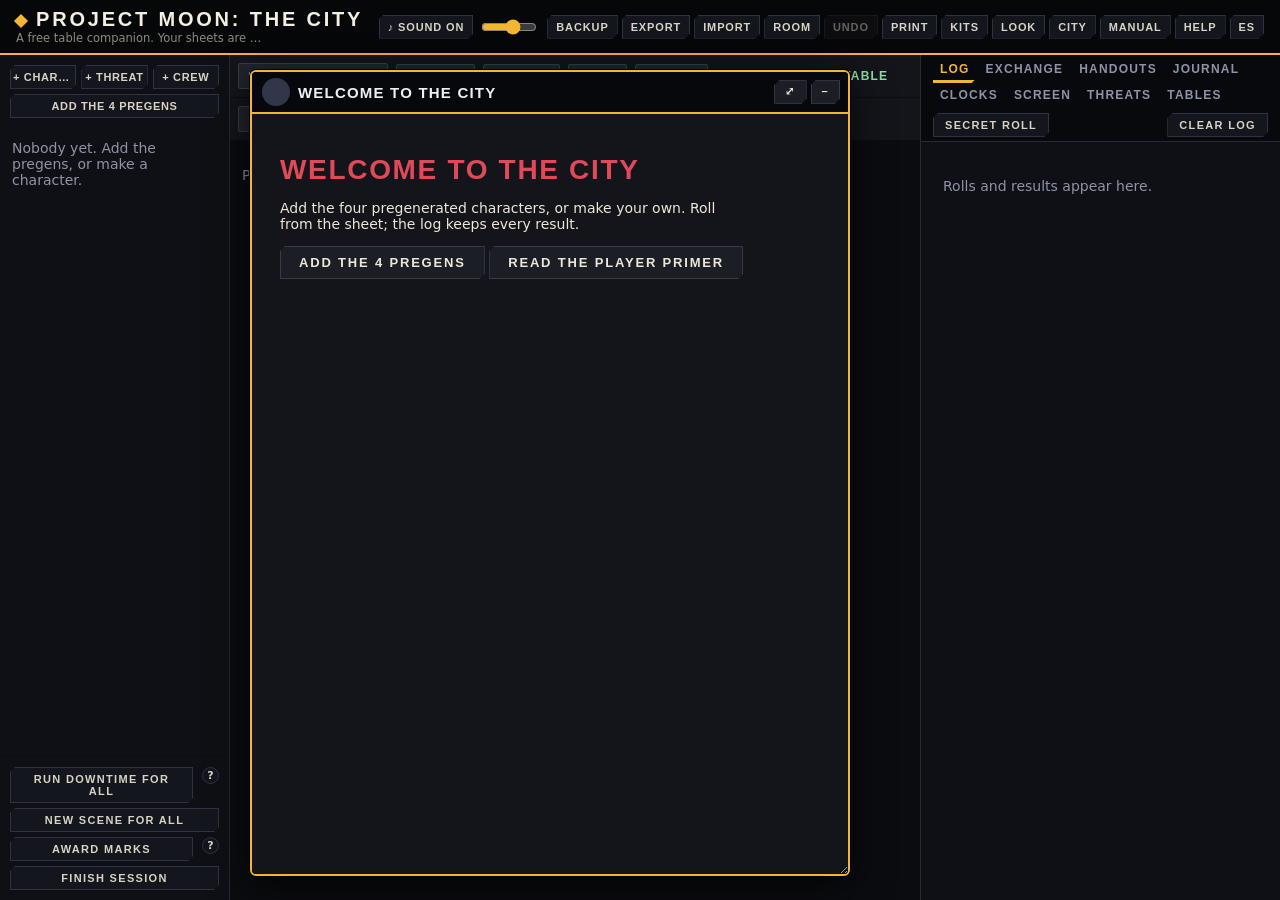
<file: index.html>
<!doctype html>
<html lang="en">
<head>
<meta charset="utf-8">
<meta name="viewport" content="width=device-width, initial-scale=1">
<meta name="theme-color" content="#14151b">
<title>Project Moon: The City</title>
<link rel="stylesheet" href="css/style.css?v=94bb99ca9b">
<link rel="icon" href="data:image/svg+xml,%3Csvg xmlns='http://www.w3.org/2000/svg' viewBox='0 0 32 32'%3E%3Crect width='32' height='32' fill='%2314151b'/%3E%3Ccircle cx='16' cy='16' r='9' fill='none' stroke='%23c9a227' stroke-width='3'/%3E%3C/svg%3E">
<script>try { if (localStorage.getItem("project-moon-the-city/skin") === "classic") document.documentElement.dataset.skin = "classic"; } catch (e) {}</script>
</head>
<body data-view="sheet">
<header id="top">
  <div class="brand"><h1 id="t-title">Project Moon: The City</h1><p id="t-sub"></p></div>
  <div id="timer-chip" hidden data-action="timerGo" title="Turn timer"></div>
  <button type="button" data-action="menu" id="b-menu" class="menu-btn" aria-expanded="false">Menu</button>
  <nav class="top-actions">
    <span class="sound"><button type="button" data-action="sound" id="b-sound">Sound</button><input type="range" id="vol" min="0" max="100" step="5" aria-label="Volume"></span>
    <button type="button" data-action="backups" id="b-backup">Backup</button>
    <button type="button" data-action="export" id="b-export">Export</button>
    <button type="button" data-action="import" id="b-import">Import</button>
    <button type="button" data-action="room" id="b-room" class="room">Room</button>
    <button type="button" data-action="undo" id="b-undo" disabled>Undo</button>
    <button type="button" data-action="print" id="b-print">Print</button>
    <button type="button" data-action="kits" id="b-kits">Kits</button>
    <button type="button" data-action="skin" id="b-skin">Look</button>
    <button type="button" data-action="city" id="b-city">City</button>
    <button type="button" data-action="manual" data-ref="" id="b-manual">Manual</button>
    <button type="button" data-action="help" id="b-help">Help</button>
    <button type="button" data-action="lang" id="lang" class="lang">ES</button>
  </nav>
</header>
<div id="netbar" hidden></div>
<div id="warnbar" hidden></div>
<div id="app">
  <aside id="side"></aside>
  <section id="stage" aria-label="Map"></section>
  <main id="main"></main>
  <aside id="log">
    <div class="log-head"><nav id="rtabs"></nav><button type="button" data-action="secretRoll" id="b-secret">Secret roll</button><button type="button" data-action="clearLog" id="b-clearlog">Clear log</button></div>
    <div id="pane-log" class="pane"><div id="log-list"></div>
      <form id="chat" hidden><select id="chat-to" hidden></select><input id="chat-text" type="text" maxlength="400" autocomplete="off"><button type="submit" id="chat-send">Send</button></form></div>
    <div id="pane-xchg" class="pane" hidden></div>
    <div id="pane-map" class="pane" hidden></div>
    <div id="pane-ho" class="pane" hidden></div>
    <div id="pane-jr" class="pane" hidden></div>
    <div id="pane-thr" class="pane" hidden></div>
    <div id="pane-tb" class="pane" hidden></div>
    <div id="pane-ck" class="pane" hidden></div>
    <div id="pane-sc" class="pane" hidden></div>
  </aside>
</div>
<nav id="phone-tabs"></nav>
<div id="print-area" aria-hidden="true"></div>
<div id="toast" role="status" aria-live="polite"></div>
<input type="file" id="file" accept="application/json,.json" hidden>
<input type="file" id="mapfile" accept="image/*" hidden>
<!-- version:start (made by tools/version.mjs: do not edit) -->
<script type="importmap">
{
 "imports": {
  "./js/backup.mjs": "./js/backup.mjs?v=034f59c5e7",
  "./js/board.mjs": "./js/board.mjs?v=a5ad50f9cd",
  "./js/board_es.mjs": "./js/board_es.mjs?v=faa7effb17",
  "./js/boardui.mjs": "./js/boardui.mjs?v=6b1a18a236",
  "./js/city.mjs": "./js/city.mjs?v=d9ed0a0421",
  "./js/citycells.mjs": "./js/citycells.mjs?v=8e3da5c62f",
  "./js/cityplan.mjs": "./js/cityplan.mjs?v=dd2ac10b46",
  "./js/cityui.mjs": "./js/cityui.mjs?v=a433b452b6",
  "./js/clocks.mjs": "./js/clocks.mjs?v=6b9447f922",
  "./js/clocksui.mjs": "./js/clocksui.mjs?v=c461094118",
  "./js/conditions.mjs": "./js/conditions.mjs?v=12e3704839",
  "./js/config.mjs": "./js/config.mjs?v=fdc4a2e579",
  "./js/creation.mjs": "./js/creation.mjs?v=75f3a9003f",
  "./js/creation_es.mjs": "./js/creation_es.mjs?v=5f1424dd90",
  "./js/engine.mjs": "./js/engine.mjs?v=a351ac638f",
  "./js/es.mjs": "./js/es.mjs?v=4fc6e43d03",
  "./js/handout_es.mjs": "./js/handout_es.mjs?v=c83645ae77",
  "./js/handouts.mjs": "./js/handouts.mjs?v=e462ee6502",
  "./js/handoutui.mjs": "./js/handoutui.mjs?v=e96e78e0ff",
  "./js/i18n.mjs": "./js/i18n.mjs?v=f76b6d961b",
  "./js/journal.mjs": "./js/journal.mjs?v=51871a49b3",
  "./js/journal_es.mjs": "./js/journal_es.mjs?v=e3befb616f",
  "./js/journalui.mjs": "./js/journalui.mjs?v=322873d34b",
  "./js/kit.mjs": "./js/kit.mjs?v=97314b269f",
  "./js/main.mjs": "./js/main.mjs?v=87d8e22f08",
  "./js/manual_es.mjs": "./js/manual_es.mjs?v=6f6d9e31df",
  "./js/manualrefs.mjs": "./js/manualrefs.mjs?v=759e5ac6f3",
  "./js/manualui.mjs": "./js/manualui.mjs?v=bd2dc5dd61",
  "./js/maplist.mjs": "./js/maplist.mjs?v=83cafd0d44",
  "./js/md.mjs": "./js/md.mjs?v=5a30ae6ce4",
  "./js/model.mjs": "./js/model.mjs?v=82f0531f39",
  "./js/net.mjs": "./js/net.mjs?v=4695d0ae21",
  "./js/portrait.mjs": "./js/portrait.mjs?v=359399a2b7",
  "./js/pregens.mjs": "./js/pregens.mjs?v=c94863e683",
  "./js/printout.mjs": "./js/printout.mjs?v=8982211cc9",
  "./js/room.mjs": "./js/room.mjs?v=05cff2d4f1",
  "./js/room_es.mjs": "./js/room_es.mjs?v=a440d3b0a6",
  "./js/rules.mjs": "./js/rules.mjs?v=cc9655ef55",
  "./js/safety.mjs": "./js/safety.mjs?v=16644f668e",
  "./js/safety_es.mjs": "./js/safety_es.mjs?v=80481fcbf4",
  "./js/scenes.mjs": "./js/scenes.mjs?v=79e43281cd",
  "./js/screen.mjs": "./js/screen.mjs?v=cf1b384d10",
  "./js/screen_es.mjs": "./js/screen_es.mjs?v=fba77c9749",
  "./js/screenui.mjs": "./js/screenui.mjs?v=cc018586d7",
  "./js/sfx.mjs": "./js/sfx.mjs?v=07b3b735b2",
  "./js/store.mjs": "./js/store.mjs?v=1bed17fb89",
  "./js/tables.mjs": "./js/tables.mjs?v=83fcdbf81a",
  "./js/tablesui.mjs": "./js/tablesui.mjs?v=0b24ae199a",
  "./js/threat_es.mjs": "./js/threat_es.mjs?v=9768d29b76",
  "./js/threatdata.mjs": "./js/threatdata.mjs?v=4c3f87e724",
  "./js/threats.mjs": "./js/threats.mjs?v=083848b4c4",
  "./js/threatui.mjs": "./js/threatui.mjs?v=2a3bab7cd9",
  "./js/timer.mjs": "./js/timer.mjs?v=e5f1eb8450",
  "./js/ui.mjs": "./js/ui.mjs?v=a11e00acf2",
  "./js/ui_es.mjs": "./js/ui_es.mjs?v=2982f3a59b",
  "./js/undo.mjs": "./js/undo.mjs?v=3b44ee386c",
  "./js/voice.mjs": "./js/voice.mjs?v=84000ecd85",
  "./js/win.mjs": "./js/win.mjs?v=504fda8ebe",
  "./js/wizard.mjs": "./js/wizard.mjs?v=9f2603a9f7"
 }
}
</script>
<!-- version:end -->
<script type="module" src="js/main.mjs?v=87d8e22f08"></script>
</body>
</html>
</file>
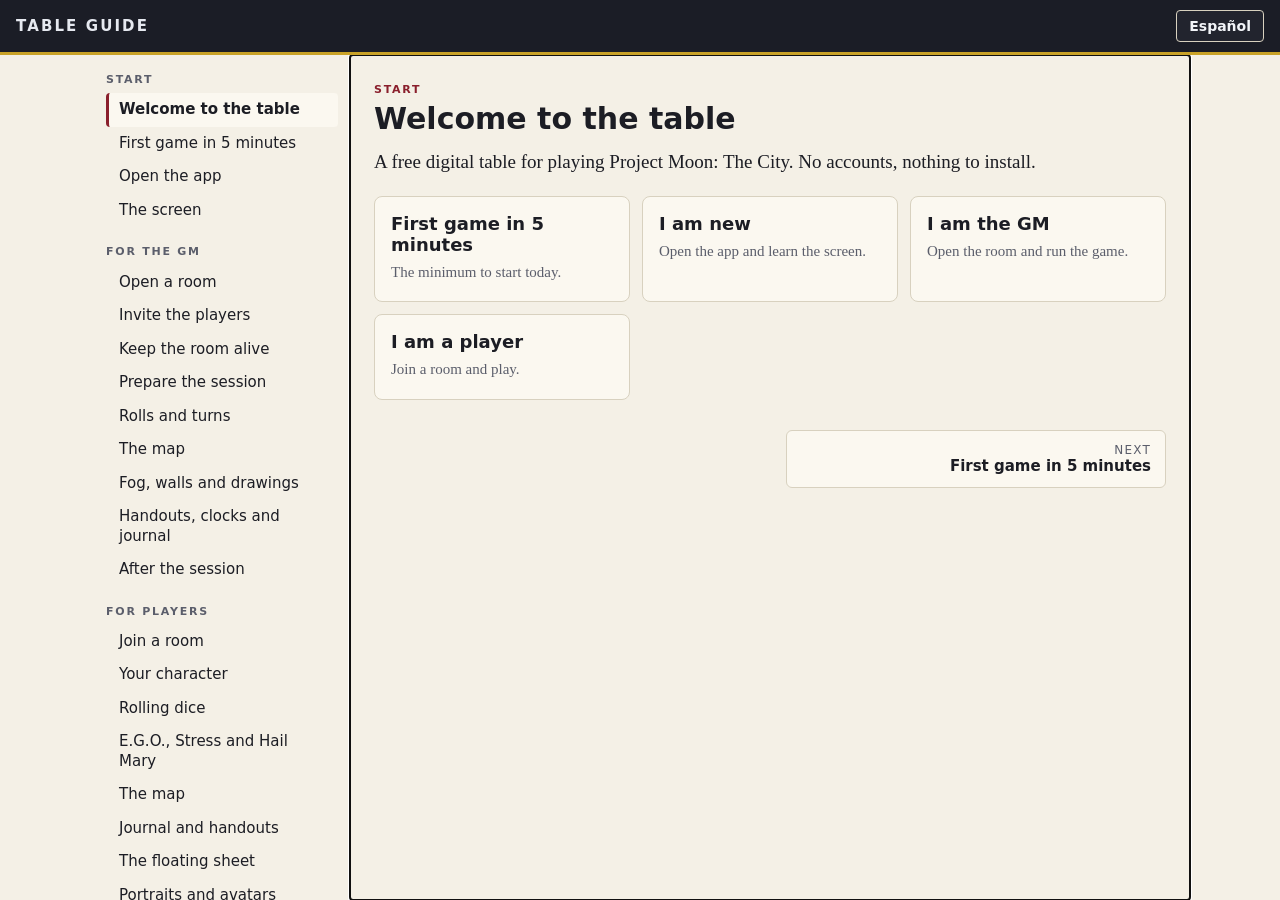
<file: guia/index.html>
<!doctype html>
<html lang="es">
<head>
<meta charset="utf-8">
<meta name="viewport" content="width=device-width, initial-scale=1">
<title>Guía de la mesa</title>
<meta name="description" content="Cómo abrir la app, crear salas y jugar con ella, para DJs y jugadores.">
<style>
:root{
  --bg:#f4f0e6; --panel:#fbf8f0; --ink:#1c1d24; --mute:#5b5e6b; --line:#d8d1bf;
  --accent:#8a1f2c; --gold:#c9a227; --nav:#1b1d26; --navink:#e6e9f0; --chip:#22242e; --chipink:#f2f4f8;
  --tip:#e4efe3; --tipline:#5a9a62; --warn:#f6e3c8; --warnline:#c9812c;
}
@media (prefers-color-scheme: dark){
  :root:not([data-theme="light"]){ --bg:#14151b; --panel:#1c1e26; --ink:#e8eaf0; --mute:#a3a8b8; --line:#33364a; --accent:#e0575b; --nav:#101117; --chip:#2c2f3d; --tip:#1f3022; --warn:#3a2c17; }
}
:root[data-theme="dark"]{ --bg:#14151b; --panel:#1c1e26; --ink:#e8eaf0; --mute:#a3a8b8; --line:#33364a; --accent:#e0575b; --nav:#101117; --chip:#2c2f3d; --tip:#1f3022; --warn:#3a2c17; }
*{box-sizing:border-box}
html,body{margin:0}
body{background:var(--bg);color:var(--ink);font:17px/1.55 Georgia,"Times New Roman",serif}
header.top{position:sticky;top:0;z-index:5;background:var(--nav);color:var(--navink);display:flex;gap:12px;align-items:center;padding:10px 16px;border-bottom:3px solid var(--gold)}
header.top h1{font:700 15px/1 "Segoe UI",system-ui,sans-serif;letter-spacing:.14em;text-transform:uppercase;margin:0;flex:1}
button,.btn{font:600 14px "Segoe UI",system-ui,sans-serif;cursor:pointer;border:1px solid var(--line);background:var(--chip);color:var(--chipink);border-radius:4px;padding:7px 12px}
button:focus-visible,a:focus-visible{outline:3px solid var(--gold);outline-offset:2px}
#menu{display:none}
.layout{display:grid;grid-template-columns:260px minmax(0,1fr);max-width:1100px;margin:0 auto}
nav#nav{padding:18px 12px 40px 16px;position:sticky;top:55px;align-self:start;max-height:calc(100vh - 55px);overflow:auto;font:15px/1.3 "Segoe UI",system-ui,sans-serif}
nav h2{font-size:11px;letter-spacing:.16em;text-transform:uppercase;color:var(--mute);margin:18px 0 6px}
nav h2:first-child{margin-top:0}
nav a{display:block;padding:7px 10px;border-radius:4px;color:var(--ink);text-decoration:none;border-left:3px solid transparent}
nav a:hover{background:var(--panel)}
nav a[aria-current="page"]{background:var(--panel);border-left-color:var(--accent);font-weight:700}
main{padding:28px 24px 80px;min-width:0}
.crumb{font:700 11px "Segoe UI",system-ui,sans-serif;letter-spacing:.16em;text-transform:uppercase;color:var(--accent);margin:0 0 6px}
h2.title{font:700 30px/1.15 "Segoe UI",system-ui,sans-serif;margin:0 0 10px}
.lead{font-size:19px;color:var(--ink);margin:0 0 20px}
ol.steps{list-style:none;counter-reset:s;padding:0;margin:0 0 18px}
ol.steps li{counter-increment:s;position:relative;padding:10px 12px 10px 52px;margin:0 0 8px;background:var(--panel);border:1px solid var(--line);border-radius:6px}
ol.steps li::before{content:counter(s);position:absolute;left:12px;top:9px;width:28px;height:28px;border-radius:50%;background:var(--accent);color:#fff;font:700 15px/28px "Segoe UI",system-ui,sans-serif;text-align:center}
ul.list{padding:0;margin:0 0 18px;list-style:none}
ul.list li{padding:8px 12px;margin:0 0 6px;background:var(--panel);border:1px solid var(--line);border-radius:6px}
.chip{display:inline-block;font:700 .78em "Segoe UI",system-ui,sans-serif;letter-spacing:.06em;text-transform:uppercase;background:var(--chip);color:var(--chipink);border-radius:3px;padding:2px 7px;margin:0 1px;white-space:nowrap}
.note{border-left:5px solid var(--tipline);background:var(--tip);padding:10px 14px;border-radius:4px;margin:0 0 14px}
.note.warn{border-left-color:var(--warnline);background:var(--warn)}
.note b.tag{font:700 11px "Segoe UI",system-ui,sans-serif;letter-spacing:.14em;text-transform:uppercase;display:block;margin-bottom:2px}
table{border-collapse:collapse;width:100%;margin:0 0 18px;font-size:15px;background:var(--panel)}
th,td{border:1px solid var(--line);padding:7px 10px;text-align:left;vertical-align:top}
th{font:700 12px "Segoe UI",system-ui,sans-serif;letter-spacing:.1em;text-transform:uppercase;color:var(--mute)}
.url{display:block;font:700 18px/1.3 "Segoe UI",system-ui,sans-serif;word-break:break-all;background:var(--panel);border:2px dashed var(--accent);border-radius:6px;padding:14px;margin:0 0 18px;color:var(--accent);text-decoration:none;text-align:center}
.pager{display:flex;justify-content:space-between;gap:10px;margin-top:30px}
.pager a{flex:1;max-width:48%;text-decoration:none;color:var(--ink);background:var(--panel);border:1px solid var(--line);border-radius:6px;padding:12px 14px;font:600 15px "Segoe UI",system-ui,sans-serif}
.pager a small{display:block;font-weight:400;color:var(--mute);font-size:12px;letter-spacing:.1em;text-transform:uppercase}
.pager a.next{text-align:right;margin-left:auto}
.pager a:hover{border-color:var(--accent)}
.cards{display:grid;grid-template-columns:repeat(auto-fit,minmax(210px,1fr));gap:12px;margin:0 0 18px}
.card{display:block;text-decoration:none;color:var(--ink);background:var(--panel);border:1px solid var(--line);border-radius:8px;padding:16px}
.card:hover{border-color:var(--accent)}
.card b{display:block;font:700 18px "Segoe UI",system-ui,sans-serif;margin-bottom:4px}
.card span{color:var(--mute);font-size:15px}
svg.diagram{width:100%;height:auto;background:var(--panel);border:1px solid var(--line);border-radius:8px;margin:0 0 18px}
svg.diagram text{font:600 13px "Segoe UI",system-ui,sans-serif;fill:var(--ink)}
@media (max-width:820px){
  .layout{grid-template-columns:1fr}
  #menu{display:inline-block}
  nav#nav{display:none;position:fixed;inset:55px 0 0 0;max-height:none;background:var(--bg);z-index:4;padding:14px 16px 60px}
  nav#nav.open{display:block}
  main{padding:20px 16px 80px}
  h2.title{font-size:25px}
  .lead{font-size:17px}
}
@media print{header.top,nav#nav,.pager{display:none}.layout{display:block}}
</style>
</head>
<body>
<header class="top">
  <button id="menu" aria-expanded="false" aria-controls="nav"></button>
  <h1 id="brand"></h1>
  <button id="lang" aria-label="Language"></button>
</header>
<div class="layout">
  <nav id="nav" aria-label="Secciones"></nav>
  <main id="main" tabindex="-1"></main>
</div>

<script>
/* ---------------------------------------------------------------------------------------------------------------
   Content. Every page is short on purpose. `[[Word]]` is a button name as it appears in the app; `**x**` is bold.
   Each text is { es, en }. Button names are written in the language of the app the reader has open.
   --------------------------------------------------------------------------------------------------------------- */
const APP = "https://martinimpero.github.io/project-moon-the-city/";
const UI = {
  es: { brand: "Guía de la mesa", menu: "Menú", close: "Cerrar", prev: "Anterior", next: "Siguiente", tip: "Consejo", warn: "Ojo", lang: "English", home: "Inicio" },
  en: { brand: "Table guide", menu: "Menu", close: "Close", prev: "Previous", next: "Next", tip: "Tip", warn: "Careful", lang: "Español", home: "Home" }
};
const GROUPS = {
  start: { es: "Empezar", en: "Start" },
  gm: { es: "Para el DJ", en: "For the GM" },
  pl: { es: "Para jugadores", en: "For players" },
  fix: { es: "Si algo falla", en: "If something fails" },
  ref: { es: "Referencia", en: "Reference" }
};
// A button name differs per language: write it once as [[es|en]]
const PAGES = [
  { id: "inicio", group: "start", home: true,
    title: { es: "Bienvenido a la mesa", en: "Welcome to the table" },
    lead: { es: "Una mesa digital gratuita para jugar Project Moon: The City. Sin cuentas, sin instalar nada.", en: "A free digital table for playing Project Moon: The City. No accounts, nothing to install." },
    cards: [
      { to: "rapido", t: { es: "Primera partida en 5 minutos", en: "First game in 5 minutes" }, d: { es: "Lo mínimo para empezar hoy.", en: "The minimum to start today." } },
      { to: "abrir", t: { es: "Soy nuevo", en: "I am new" }, d: { es: "Abrir la app y reconocer la pantalla.", en: "Open the app and learn the screen." } },
      { to: "dj-sala", t: { es: "Soy el DJ", en: "I am the GM" }, d: { es: "Crear la sala y dirigir.", en: "Open the room and run the game." } },
      { to: "j-entrar", t: { es: "Soy jugador", en: "I am a player" }, d: { es: "Entrar a una sala y jugar.", en: "Join a room and play." } }
    ] },
  { id: "rapido", group: "start",
    title: { es: "Primera partida en 5 minutos", en: "First game in 5 minutes" },
    lead: { es: "Para la primera vez. Cada paso tiene su página si quieres más detalle.", en: "For the first time. Each step has its own page if you want more detail." },
    steps: { es: [
      "**Todos** abren la web (la página «Abrir la app» tiene el enlace).",
      "**Cada jugador** pulsa [[Añadir los 4 prefabricados|Add the 4 pregens]] y se queda con uno.",
      "**El DJ** pulsa [[Sala|Room]] → [[Soy el DJ: abrir una sala|I am the GM: open a room]] → [[Adelante|Go]].",
      "**El DJ** manda el **enlace** o el **código** de la sala.",
      "**Cada jugador** abre el enlace y pulsa [[Adelante|Go]]. La cabecera dirá «Sala CÓDIGO · 2».",
      "**Jugad:** pulsad el nombre de una Habilidad para tirar. Todos lo ven en [[Historial|Log]]."
    ], en: [
      "**Everyone** opens the site (the “Open the app” page has the link).",
      "**Each player** presses [[Add the 4 pregens]] and keeps one.",
      "**The GM** presses [[Room]] → [[I am the GM: open a room]] → [[Go]].",
      "**The GM** sends the players the **link** or the **code** shown in the room.",
      "**Each player** opens the link and presses [[Go]]. The header button now reads “Room CODE · 2”.",
      "**Play:** press a Skill name on the sheet to roll. Everyone sees the roll in [[Log]]."
    ] },
    notes: [{ type: "tip", es: "El DJ puede importar la Sesión 01 con [[Kits|Kits]] y tener escenas, mapas y PNJ listos.", en: "The GM can import Session 01 with [[Kits]] and have scenes, maps and NPCs ready." }] },
  { id: "abrir", group: "start",
    title: { es: "Abrir la app", en: "Open the app" },
    lead: { es: "Funciona en el navegador del ordenador o del móvil.", en: "It runs in your computer's or phone's browser." },
    url: true,
    steps: { es: [
      "Abre el enlace de arriba en **Edge, Chrome, Firefox o Safari**.",
      "Cambia el idioma con el botón **ES / EN** de la esquina de arriba a la derecha.",
      "Añade la página a favoritos para volver rápido."
    ], en: [
      "Open the link above in **Edge, Chrome, Firefox or Safari**.",
      "Switch the language with the **ES / EN** button in the top right corner.",
      "Bookmark the page so you can come back quickly."
    ] },
    notes: [{ type: "warn", es: "Tus fichas se guardan **solo en este navegador**. Pulsa [[Exportar|Export]] de vez en cuando para guardar un archivo.", en: "Your sheets are saved **in this browser only**. Press [[Export]] now and then to keep a file." }] },
  { id: "pantalla", group: "start",
    title: { es: "La pantalla", en: "The screen" },
    lead: { es: "Cuatro zonas. En el móvil se ven por pestañas.", en: "Four areas. On a phone they appear as tabs." },
    diagram: true,
    list: { es: [
      "**Cabecera:** [[Copia|Backup]] [[Exportar|Export]] [[Importar|Import]] [[Sala|Room]] [[Deshacer|Undo]] [[Imprimir|Print]] [[Kits|Kits]] [[Manual]] [[Ayuda|Help]] y el idioma.",
      "**Izquierda:** tus personajes (y los de la sala).",
      "**Centro:** el mapa. La ficha del personaje flota encima (muévela; doble clic en su barra la minimiza).",
      "**Derecha:** [[Historial|Log]] [[Intercambio|Exchange]] [[Documentos|Handouts]] [[Diario|Journal]] [[Relojes|Clocks]] [[Pantalla|Screen]]. El DJ ve además [[Amenazas|Threats]] y [[Tablas|Tables]].",
      "**En el móvil:** pestañas de abajo [[Personas|People]] [[Ficha|Sheet]] [[Mesa|Table]]."
    ], en: [
      "**Header:** [[Backup]] [[Export]] [[Import]] [[Room]] [[Undo]] [[Print]] [[Kits]] [[Manual]] [[Help]] and the language.",
      "**Left:** your characters (and the room's).",
      "**Centre:** the map. The character's sheet floats above it (move it; double-click its bar to minimise).",
      "**Right:** [[Log]] [[Exchange]] [[Handouts]] [[Journal]] [[Clocks]] [[Screen]]. The GM also sees [[Threats]] and [[Tables]].",
      "**On a phone:** bottom tabs [[People]] [[Sheet]] [[Table]]."
    ] } },

  { id: "dj-sala", group: "gm",
    title: { es: "Abrir una sala", en: "Open a room" },
    lead: { es: "El DJ crea la sala. Los jugadores entran con un código.", en: "The GM creates the room. Players join with a code." },
    steps: { es: [
      "Pulsa [[Sala|Room]].",
      "Elige [[Soy el DJ: abrir una sala|I am the GM: open a room]].",
      "Escribe **tu nombre**. Deja el **código** que sale (o escribe uno de 3 o más letras).",
      "Si quieres, pon una **contraseña**.",
      "Pulsa [[Adelante|Go]]."
    ], en: [
      "Press [[Room]].",
      "Choose [[I am the GM: open a room]].",
      "Type **your name**. Keep the suggested **code** (or type one of 3 or more letters).",
      "If you like, set a **password**.",
      "Press [[Go]]."
    ] },
    notes: [{ type: "tip", es: "Antes, pulsa [[Probar mi conexión|Test my connection]]: te dice si tu red deja crear salas.", en: "First press [[Test my connection]]: it tells you whether your network allows rooms." }] },
  { id: "dj-invitar", group: "gm",
    title: { es: "Invitar a los jugadores", en: "Invite the players" },
    lead: { es: "Dales el enlace o el código.", en: "Give them the link or the code." },
    steps: { es: [
      "Con la sala abierta, pulsa el botón [[Sala|Room]] de la cabecera.",
      "Copia el **Enlace** (lo más fácil) o el **Código**.",
      "Envíaselo por chat. Si hay contraseña, díselo aparte."
    ], en: [
      "With the room open, press the [[Room]] button in the header.",
      "Copy the **Link** (easiest) or the **Code**.",
      "Send it by chat. If there is a password, tell them separately."
    ] },
    list: { es: [
      "[[Bloquear la sala|Lock the room]]: nadie nuevo entra; quien ya estaba puede volver.",
      "[[Quitar|Remove]]: expulsa a alguien.",
      "Cambia o quita la **contraseña** cuando quieras."
    ], en: [
      "[[Lock the room]]: nobody new can join; people who were in can return.",
      "[[Remove]]: removes someone.",
      "Change or remove the **password** whenever you like."
    ] } },
  { id: "dj-viva", group: "gm",
    title: { es: "Mantener la sala viva", en: "Keep the room alive" },
    lead: { es: "Tu navegador es el servidor de la partida.", en: "Your browser is the game's server." },
    list: { es: [
      "**No cierres** la pestaña del DJ mientras se juega.",
      "Si **recargas**, la sala se reabre sola y los jugadores vuelven.",
      "Si el móvil o el ordenador se duerme, la sala se corta. Desactiva el reposo.",
      "[[Salir de la sala|Leave room]] **cierra** la sala para todos."
    ], en: [
      "**Do not close** the GM tab during play.",
      "If you **reload**, the room reopens by itself and players come back.",
      "If your phone or computer sleeps, the room drops. Turn off sleep.",
      "[[Leave room]] **closes** the room for everyone."
    ] },
    notes: [{ type: "tip", es: "Usa un ordenador con buena conexión como DJ. Los jugadores pueden ir con móvil.", en: "Use a computer with a good connection as GM. Players can use phones." }] },
  { id: "dj-preparar", group: "gm",
    title: { es: "Preparar la sesión", en: "Prepare the session" },
    lead: { es: "Todo lo del DJ está a un clic.", en: "Everything for the GM is a click away." },
    list: { es: [
      "[[Kits|Kits]]: importa la **Sesión 01** (escenas, mapas, PNJ, documentos, relojes).",
      "[[Amenazas|Threats]]: 39 oponentes listos; arma un encuentro y créalo.",
      "[[Tablas|Tables]]: Contrato, Anormalidad, semilla de PNJ, Complicación.",
      "[[Pantalla|Screen]]: reglas a mano, con buscador.",
      "[[Diario|Journal]] → **Mis notas**: notas que solo ves tú."
    ], en: [
      "[[Kits]]: import **Session 01** (scenes, maps, NPCs, handouts, clocks).",
      "[[Threats]]: 39 ready opponents; build an encounter and create it.",
      "[[Tables]]: Contract, Abnormality, NPC seed, Complication.",
      "[[Screen]]: rules at hand, with search.",
      "[[Journal]] → **My notes**: notes only you see."
    ] } },
  { id: "dj-tirar", group: "gm",
    title: { es: "Tiradas y turnos", en: "Rolls and turns" },
    lead: { es: "El DJ dice la Dificultad antes de tirar.", en: "The GM says the Difficulty before rolling." },
    list: { es: [
      "[[Historial|Log]]: todas las tiradas, con los dados a la vista.",
      "[[Tirada secreta|Secret roll]]: solo la ves tú hasta pulsar [[Mostrar a la mesa|Show to the table]].",
      "[[Intercambio|Exchange]]: orden de turnos, condiciones (Quemadura…) y temporizador.",
      "[[Deshacer|Undo]] (o Ctrl+Z): vuelve atrás el último cambio. El registro no se borra."
    ], en: [
      "[[Log]]: every roll, dice in view.",
      "[[Secret roll]]: only you see it until you press [[Show to the table]].",
      "[[Exchange]]: turn order, conditions (Burn…) and timer.",
      "[[Undo]] (or Ctrl+Z): takes back the last change. The log is kept."
    ] } },
  { id: "dj-mapa", group: "gm",
    title: { es: "El mapa", en: "The map" },
    lead: { es: "Prepara en privado; enseña cuando quieras.", en: "Prepare in private; show when you want." },
    steps: { es: [
      "En [[Mapa|Map]] elige la escena. Verás «Preparando: la mesa no puede ver esto».",
      "Pon fichas: [[+ Ficha|+ Token]] o [[+ Personajes|+ Characters]].",
      "Pulsa [[Mostrar a la mesa|Show to the table]]: ahora la ven los jugadores."
    ], en: [
      "In [[Map]] pick the scene. You will see “Preparing: the table cannot see this”.",
      "Place tokens: [[+ Token]] or [[+ Characters]].",
      "Press [[Show to the table]]: now the players see it."
    ] },
    notes: [{ type: "tip", es: "Cada escena tiene su mapa, fichas y niebla. Cambias de escena sin perder nada.", en: "Each scene has its own map, tokens and fog. Switch scenes without losing anything." }] },
  { id: "dj-niebla", group: "gm",
    title: { es: "Niebla, muros y dibujos", en: "Fog, walls and drawings" },
    lead: { es: "Esconde y enseña el mapa a tu ritmo.", en: "Hide and reveal the map at your pace." },
    list: { es: [
      "[[Niebla de guerra|Fog of war]]: tapa el mapa. [[Revelar|Reveal]] y [[Ocultar zona|Cover up]] a mano.",
      "[[Visión automática|Automatic vision]]: las fichas de jugador revelan lo que ven. Dibuja [[Muro|Wall]] y [[Puerta|Door]] (clic en una puerta para abrirla).",
      "[[Dibujar|Draw]]: líneas. [[Nota|Note]]: chincheta con nota privada. [[Área|Area]]: círculo, cono o línea.",
      "[[Borrar|Erase]]: quita un dibujo, nota o muro.",
      "Los jugadores **no ven** los muros ni tus notas privadas."
    ], en: [
      "[[Fog of war]]: covers the map. [[Reveal]] and [[Cover up]] by hand.",
      "[[Automatic vision]]: player tokens reveal what they see. Draw [[Wall]] and [[Door]] (click a door to open it).",
      "[[Draw]]: lines. [[Note]]: pin with a private note. [[Area]]: circle, cone or line.",
      "[[Erase]]: removes a drawing, note or wall.",
      "Players **never see** walls or your private notes."
    ] },
    notes: [{ type: "warn", es: "La niebla esconde cosas en pantalla; no es un secreto frente a alguien que mire los datos de la página.", en: "Fog hides things on screen; it is not a secret from someone who inspects the page's data." }] },
  { id: "dj-docs", group: "gm",
    title: { es: "Documentos, relojes y diario", en: "Handouts, clocks and journal" },
    lead: { es: "Lo que la mesa lee y lo que la mesa teme.", en: "What the table reads and what it fears." },
    list: { es: [
      "[[Documentos|Handouts]]: crea uno y pulsa [[Mostrar|Show]] (a todos, o solo a jugadores concretos). [[Retirar|Take back]] lo quita.",
      "[[Relojes|Clocks]]: [[+ Reloj|+ Clock]]; sube y baja segmentos. Elige cuáles ven los jugadores. Al llenarse sale una carta.",
      "[[Diario|Journal]]: todos escriben; tú puedes fijar entradas y escribir un **Resumen**."
    ], en: [
      "[[Handouts]]: create one and press [[Show]] (to everyone, or only some players). [[Take back]] removes it.",
      "[[Clocks]]: [[+ Clock]]; move segments up and down. Choose which ones players see. A full clock posts a card.",
      "[[Journal]]: everyone writes; you can pin entries and write a **Recap**."
    ] } },
  { id: "dj-despues", group: "gm",
    title: { es: "Al terminar la sesión", en: "After the session" },
    lead: { es: "Cierra la sesión y guarda.", en: "Close the session and save." },
    steps: { es: [
      "[[Dar Marcas|Award Marks]]: elige el Riesgo del Contrato y a quién.",
      "[[Tiempo libre para todos|Run downtime for all]] si toca el descanso.",
      "[[Terminar sesión|Finish session]]: guarda **un archivo con todo** en Descargas, una copia en el navegador y tu archivo de respaldo.",
      "Los jugadores pulsan también [[Terminar sesión|Finish session]] para guardar su ficha."
    ], en: [
      "[[Award Marks]]: choose the Contract's Risk and who gets them.",
      "[[Run downtime for all]] if it is downtime.",
      "[[Finish session]]: saves **a file with everything** in Downloads, a copy in the browser and your backup file.",
      "Players also press [[Finish session]] to save their sheet."
    ] } },

  { id: "j-entrar", group: "pl",
    title: { es: "Entrar a una sala", en: "Join a room" },
    lead: { es: "Con el enlace del DJ, son dos pasos.", en: "With the GM's link it takes two steps." },
    steps: { es: [
      "Abre el **enlace** que te dio el DJ. Se abre la ventana de la sala.",
      "Elige [[Soy jugador: unirme a una sala|I am a player: join a room]], escribe **tu nombre** (y la contraseña si la hay) y pulsa [[Adelante|Go]]."
    ], en: [
      "Open the **link** the GM gave you. The room window opens.",
      "Choose [[I am a player: join a room]], type **your name** (and the password if any) and press [[Go]]."
    ] },
    notes: [{ type: "tip", es: "Sin enlace: abre la web, pulsa [[Sala|Room]] y escribe el **código**.", en: "No link: open the site, press [[Room]] and type the **code**." },
            { type: "tip", es: "Elige a tu personaje **antes** de entrar para que el DJ lo vea ya.", en: "Pick your character **before** joining so the GM sees it at once." }] },
  { id: "j-personaje", group: "pl",
    title: { es: "Tu personaje", en: "Your character" },
    lead: { es: "Tres formas de tener uno.", en: "Three ways to get one." },
    list: { es: [
      "**Rápido:** [[Añadir los 4 prefabricados|Add the 4 pregens]] y elige uno.",
      "**Tuyo:** [[+ Personaje|+ Character]]: un asistente de 9 pasos que sigue el manual. Puedes [[Saltar la guía: ficha en blanco|Skip the guide: blank sheet]].",
      "**De un archivo:** [[Importar|Import]] un personaje que guardaste con [[Exportar|Export]]."
    ], en: [
      "**Quick:** [[Add the 4 pregens]] and pick one.",
      "**Your own:** [[+ Character]]: a 9-step guide that follows the manual. You can [[Skip the guide: blank sheet]].",
      "**From a file:** [[Import]] a character you saved with [[Export]]."
    ] },
    notes: [{ type: "tip", es: "Lee antes la página «Antes de crear» del manual: te da de dónde venir.", en: "First read the manual's “Before You Build” page: it gives you somewhere to be from." }] },
  { id: "j-tirar", group: "pl",
    title: { es: "Tirar los dados", en: "Rolling dice" },
    lead: { es: "Pulsa el nombre de una Habilidad en tu ficha.", en: "Press a Skill name on your sheet." },
    steps: { es: [
      "Pulsa una **Habilidad** (o un Atributo).",
      "Pon la **Dificultad** que dijo el DJ. Si tiras contra alguien, elige el **Objetivo**.",
      "Si quieres, añade **Dados de E.G.O.**, **Ayuda** o [[Gastar un Vínculo|Spend a Bond]].",
      "Pulsa [[Tirar|Roll]]. Todos ven el resultado en [[Historial|Log]]."
    ], en: [
      "Press a **Skill** (or an Attribute).",
      "Set the **Difficulty** the GM named. If rolling against someone, pick the **Target**.",
      "If you like, add **E.G.O. dice**, **Help** or [[Spend a Bond]].",
      "Press [[Roll]]. Everyone sees the result in [[Log]]."
    ] },
    notes: [{ type: "warn", es: "Cada dado de E.G.O. que salga 1 o 2 trae una **Complicación**.", en: "Each E.G.O. die that shows 1 or 2 brings a **Complication**." }] },
  { id: "j-ego", group: "pl",
    title: { es: "E.G.O., Estrés y Último Recurso", en: "E.G.O., Stress and Hail Mary" },
    lead: { es: "Lo que la Ciudad te cuesta.", en: "What the City costs you." },
    list: { es: [
      "**E.G.O.** baja cuando lo gastas. Por debajo de la mitad estás **Inestable**; en 0, **Vacío**.",
      "[[Invocar|Invoke]] tu **Vicio** (pestaña **El Yo**) devuelve 1 E.G.O., una vez por escena.",
      "[[Último Recurso|Hail Mary]]: solo cuando tu **Límite** está en juego. El DJ dice el Veredicto; tú respondes con tu Aceptación.",
      "[[Escena nueva|New scene]]: pulsa al acabar cada escena para reiniciar lo de la escena."
    ], en: [
      "**E.G.O.** goes down as you spend it. Below half you are **Unsteady**; at 0, **Empty**.",
      "[[Invoke]] your **Vice** (**The Self** tab) returns 1 E.G.O., once per scene.",
      "[[Hail Mary]]: only when your **Boundary** is at stake. The GM speaks the Verdict; you answer with your Acceptance.",
      "[[New scene]]: press it when a scene ends to reset the scene's effects."
    ] } },
  { id: "j-mapa", group: "pl",
    title: { es: "El mapa", en: "The map" },
    lead: { es: "Solo ves lo que el DJ te enseña.", en: "You only see what the GM shows." },
    list: { es: [
      "**Mueve tu ficha** arrastrándola. No puedes mover las de otros.",
      "[[Señalar|Ping]]: pulsa un punto y todos lo ven.",
      "[[Medir|Measure]]: arrastra para medir en casillas.",
      "Rueda del ratón o **+ / −** para el zoom; arrastra el fondo para moverte.",
      "La niebla tapa lo que aún no has descubierto."
    ], en: [
      "**Move your token** by dragging it. You cannot move others'.",
      "[[Ping]]: press a spot and everyone sees it.",
      "[[Measure]]: drag to measure in squares.",
      "Mouse wheel or **+ / −** to zoom; drag the background to pan.",
      "Fog covers what you have not found yet."
    ] } },
  { id: "j-diario", group: "pl",
    title: { es: "Diario y documentos", en: "Journal and handouts" },
    lead: { es: "Lo que la mesa sabe, escrito.", en: "What the table knows, written down." },
    list: { es: [
      "[[Documentos|Handouts]]: lo que el DJ te enseña, en tu idioma si lo tiene.",
      "[[Diario|Journal]] → **Diario del grupo**: pistas y nombres. Todos escriben; solo tú cambias lo tuyo.",
      "[[Diario|Journal]] → **Mis notas**: privadas, solo en tu navegador."
    ], en: [
      "[[Handouts]]: what the GM shows you, in your language if it has one.",
      "[[Journal]] → **Party journal**: clues and names. Everyone writes; only you edit your own.",
      "[[Journal]] → **My notes**: private, only in your browser."
    ] } },
  { id: "j-ventana", group: "pl",
    title: { es: "La ficha flotante", en: "The floating sheet" },
    lead: { es: "El mapa ocupa el centro; tu ficha flota encima y puedes moverla.", en: "The map fills the centre; your sheet floats above it and you can move it." },
    list: { es: [
      "**Arrastra** la barra de arriba para moverla donde estorbe menos.",
      "**Doble clic** en la barra la minimiza a una barrita; otro doble clic la abre.",
      "Estira la **esquina** de abajo a la derecha para cambiar el tamaño.",
      "[[\u2922|\u2922]] la devuelve a su sitio de origen.",
      "Donde la dejes **se recuerda** en este aparato."
    ], en: [
      "**Drag** the top bar to put it where it gets in the way least.",
      "**Double-click** the bar to shrink it to a small bar; double-click again to open it.",
      "Stretch the bottom-right **corner** to resize it.",
      "[[\u2922|\u2922]] puts it back where it started.",
      "Where you leave it is **remembered** on this device."
    ] },
    notes: [{ type: "tip", es: "En el móvil no flota: usa las pestañas de abajo.", en: "On a phone it does not float: use the bottom tabs." }] },
  { id: "j-imagen", group: "pl",
    title: { es: "Retratos y avatares", en: "Portraits and avatars" },
    lead: { es: "Personajes, Amenazas y equipos pueden tener imagen.", en: "Characters, Threats and crews can have a picture." },
    steps: { es: [
      "Pulsa el **cuadro de imagen** a la izquierda del nombre, en la ficha.",
      "**Sube** una imagen. **Arrástrala y amplíala** para que el marco recoja la cara (o elige una de las que trae la app).",
      "Pulsa [[Guardar|Save]]."
    ], en: [
      "Press the **picture box** left of the name, on the sheet.",
      "**Upload** a picture. **Drag and zoom it** so the frame holds the face (or pick one that comes with the app).",
      "Press [[Save]]."
    ] },
    list: { es: [
      "La imagen sale en la lista, la barra de la ficha, las **fichas del mapa**, el Intercambio y las tiradas.",
      "Los jugadores ven la tuya en la sala; el DJ enseña la de una Amenaza al **mostrarla**."
    ], en: [
      "The picture shows in the list, the sheet's bar, **map tokens**, the Exchange and rolls.",
      "Players see yours in the room; the GM's Threat picture shows when it is **shown**."
    ] },
    notes: [{ type: "tip", es: "Hay marco vertical (para el retrato) y cuadrado. La lista y las fichas del mapa usan un círculo centrado en la cara.", en: "There is a tall frame (for the portrait) and a square one. Lists and map tokens use a circle centred on the face." }] },
  { id: "j-manual", group: "pl",
    title: { es: "Leer el manual en la app", en: "Reading the manual in the app" },
    lead: { es: "El libro de reglas, junto a tu ficha.", en: "The rulebook, beside your sheet." },
    steps: { es: [
      "Pulsa [[Manual]] en la cabecera. Se abre un panel a la derecha.",
      "Elige una parte, o **busca** una palabra.",
      "Cierra con la **x** o con Esc."
    ], en: [
      "Press [[Manual]] in the header. A panel opens on the right.",
      "Pick a part, or **search** a word.",
      "Close with the **x** or Esc."
    ] },
    list: { es: [
      "La pequeña **?** de la ficha (Atributos, E.G.O., Estrés, Último Recurso, Vínculos, Pecados...) abre el manual **justo en esa sección**.",
      "Un \"Parte IV §2\" dentro del texto también es un enlace.",
      "Está en el idioma de la app."
    ], en: [
      "The small **?** on the sheet (Attributes, E.G.O., Stress, Hail Mary, Bonds, Sins...) opens the manual **right at that section**.",
      "A \"Part IV §2\" inside the text is a link too.",
      "It follows the app's language."
    ] },
    notes: [{ type: "tip", es: "Incluye el manual completo, la guía del jugador y los apéndices (glosario, tablas de referencia).", en: "It has the whole manual, the player primer and the appendices (glossary, quick references)." }] },
  { id: "j-crecer", group: "pl",
    title: { es: "Marcas y Crecimiento", en: "Marks and Growth" },
    lead: { es: "Tras cada Contrato mejoras.", en: "You improve after each Contract." },
    steps: { es: [
      "El DJ te da **Marcas**. Verás un aviso.",
      "Abre la pestaña **Crecimiento** de tu ficha.",
      "Pulsa [[Subir|Raise]] en una Habilidad o Atributo (verás el coste)."
    ], en: [
      "The GM gives you **Marks**. You will see a notice.",
      "Open the **Growth** tab on your sheet.",
      "Press [[Raise]] on a Skill or Attribute (you see the cost)."
    ] },
    notes: [{ type: "tip", es: "¿Te equivocaste? [[Deshacer|Undo]] o Ctrl+Z.", en: "Made a mistake? [[Undo]] or Ctrl+Z." }] },
  { id: "j-movil", group: "pl",
    title: { es: "Jugar desde el móvil", en: "Playing from a phone" },
    lead: { es: "Misma app, vista por pestañas.", en: "Same app, tabbed view." },
    list: { es: [
      "Abajo: [[Personas|People]] (tus personajes), [[Ficha|Sheet]] (tu hoja), [[Mesa|Table]] (historial, mapa…).",
      "Usa el móvil en **vertical** para la ficha y en **horizontal** para el mapa.",
      "No bloquees la pantalla: si se duerme, te desconectas (vuelve solo)."
    ], en: [
      "Bottom: [[People]] (your characters), [[Sheet]] (your sheet), [[Table]] (log, map…).",
      "Hold the phone **upright** for the sheet and **sideways** for the map.",
      "Do not lock the screen: if it sleeps you disconnect (it comes back by itself)."
    ] } },

  { id: "f-conectar", group: "fix",
    title: { es: "No consigo conectar", en: "I cannot connect" },
    lead: { es: "Casi siempre es la red. Prueba en este orden.", en: "It is almost always the network. Try in this order." },
    steps: { es: [
      "Pulsa [[Probar mi conexión|Test my connection]] en la ventana de la sala y lee el resultado.",
      "Comprueba que el **código** es el mismo (sin espacios) y la **contraseña**.",
      "Confirma que **el DJ ya abrió** la sala y que su pestaña sigue abierta.",
      "Prueba **otra red** (datos del móvil) y sin VPN.",
      "Recarga la página e inténtalo de nuevo."
    ], en: [
      "Press [[Test my connection]] in the room window and read the result.",
      "Check that the **code** is identical (no spaces) and the **password**.",
      "Confirm the **GM already opened** the room and their tab is still open.",
      "Try **another network** (phone data) and no VPN.",
      "Reload the page and try again."
    ] },
    notes: [{ type: "tip", es: "Si nada funciona, hay una opción avanzada de **relé** (TURN) en la ventana de la sala.", en: "If nothing works, the room window has an advanced **relay** (TURN) option." }] },
  { id: "f-corte", group: "fix",
    title: { es: "Se cortó la conexión", en: "The connection dropped" },
    lead: { es: "La app reintenta sola durante diez minutos.", en: "The app retries by itself for ten minutes." },
    list: { es: [
      "Verás «Reconectando…» en la cabecera. **No hagas nada.**",
      "Si recargas la página, vuelves a la sala sin escribir el código.",
      "Si el DJ recargó, vuelve a entrar solo en un minuto.",
      "Tus fichas **no se pierden**: están en tu navegador."
    ], en: [
      "You will see “Reconnecting…” in the header. **Do nothing.**",
      "If you reload the page, you return to the room without typing the code.",
      "If the GM reloaded, you rejoin by yourself within a minute.",
      "Your sheets are **not lost**: they are in your browser."
    ] } },
  { id: "f-guardar", group: "fix",
    title: { es: "Guardado y copias", en: "Saving and backups" },
    lead: { es: "Todo se guarda en tu navegador. Haz copias.", en: "Everything is saved in your browser. Make copies." },
    list: { es: [
      "[[Terminar sesión|Finish session]]: guarda un archivo con todo y una copia. **Hazlo al acabar cada sesión.**",
      "[[Exportar|Export]]: guarda un archivo cuando quieras, sin cerrar nada.",
      "[[Importar|Import]]: carga ese archivo en otro aparato o navegador.",
      "[[Copia|Backup]]: la app guarda copias automáticas y puede escribir un archivo de respaldo.",
      "Cada personaje se puede exportar por separado desde su ficha."
    ], en: [
      "[[Finish session]]: saves a file with everything and a copy. **Do it at the end of every session.**",
      "[[Export]]: saves a file whenever you like, without closing anything.",
      "[[Import]]: loads that file on another device or browser.",
      "[[Backup]]: the app keeps automatic copies and can write a backup file.",
      "Each character can be exported on its own from its sheet."
    ] },
    notes: [{ type: "warn", es: "Si borras los datos del sitio o cambias de navegador, **pierdes lo no exportado**.", en: "If you clear the site's data or change browser, you **lose what you did not export**." }] },
  { id: "f-imprimir", group: "fix",
    title: { es: "Imprimir y PDF", en: "Printing and PDF" },
    lead: { es: "Fichas, documentos y reglas en papel.", en: "Sheets, handouts and rules on paper." },
    steps: { es: [
      "Pulsa [[Imprimir|Print]] en la cabecera.",
      "Elige qué: tu ficha, una **ficha en blanco**, documentos, diario, notas, la pantalla de reglas o los relojes.",
      "En la ventana del navegador elige **Guardar como PDF** (o tu impresora)."
    ], en: [
      "Press [[Print]] in the header.",
      "Choose what: your sheet, a **blank sheet**, handouts, journal, notes, the rules screen or the clocks.",
      "In the browser window choose **Save as PDF** (or your printer)."
    ] } },

  { id: "r-botones", group: "ref",
    title: { es: "Qué hace cada botón", en: "What each button does" },
    lead: { es: "Los de la cabecera.", en: "The header ones." },
    table: { head: { es: ["Botón", "Para qué"], en: ["Button", "What for"] }, rows: { es: [
      ["[[Sonido activado|Sound on]]", "Sonidos de dados y avisos; el deslizador sube y baja el volumen."],
      ["[[Copia|Backup]]", "Copias automáticas y archivo de respaldo."],
      ["[[Exportar|Export]] / [[Importar|Import]]", "Guardar y cargar todo en un archivo."],
      ["[[Sala|Room]]", "Abrir una sala (DJ), entrar (jugador) o ver quién está."],
      ["[[Deshacer|Undo]]", "Vuelve atrás el último cambio."],
      ["[[Imprimir|Print]]", "Fichas, documentos y reglas a papel o PDF."],
      ["[[Kits|Kits]]", "Importa una sesión preparada (DJ)."],
      ["[[Ayuda|Help]]", "Resumen rápido dentro de la app."],
      ["ES / EN", "Cambia el idioma de la app."]
    ], en: [
      ["[[Sound on]]", "Dice and alert sounds; the slider sets the volume."],
      ["[[Backup]]", "Automatic copies and a backup file."],
      ["[[Export]] / [[Import]]", "Save and load everything in a file."],
      ["[[Room]]", "Open a room (GM), join (player) or see who is in."],
      ["[[Undo]]", "Takes back the last change."],
      ["[[Print]]", "Sheets, handouts and rules to paper or PDF."],
      ["[[Kits]]", "Imports a prepared session (GM)."],
      ["[[Help]]", "Quick summary inside the app."],
      ["ES / EN", "Switches the app's language."]
    ] } } },
  { id: "r-trucos", group: "ref",
    title: { es: "Trucos útiles", en: "Handy tricks" },
    lead: { es: "Pequeñas cosas que ahorran tiempo.", en: "Small things that save time." },
    list: { es: [
      "**Ctrl+Z** deshace sin pulsar nada.",
      "Haz **doble clic** en una ficha del mapa para abrir su hoja.",
      "Arrastra una ficha para ver los **cuadros que recorre**.",
      "Las cartas del historial se leen en **el idioma de cada jugador**.",
      "El DJ puede **copiar una escena** y variarla (por ejemplo, con la puerta abierta).",
      "Cualquiera puede abrir la guía otra vez desde [[Ayuda|Help]]."
    ], en: [
      "**Ctrl+Z** undoes without pressing anything.",
      "**Double-click** a map token to open its sheet.",
      "Drag a token to see the **squares it covers**.",
      "Log cards read in **each player's language**.",
      "The GM can **copy a scene** and vary it (for example, with the door open).",
      "Anyone can reopen this guide from [[Help]]."
    ] } }
];

/* --------------------------------------------------------------------------------------------------------------- */
const $ = s => document.querySelector(s);
let lang = (new URLSearchParams(location.search).get("lang") || localStorage.getItem("guide-lang") || (navigator.language || "es")).slice(0, 2) === "en" ? "en" : "es";
const esc = s => String(s).replace(/[&<>"]/g, c => ({ "&": "&amp;", "<": "&lt;", ">": "&gt;", '"': "&quot;" }[c]));
/** A button name: [[es|en]] shows the one for the reader's language; [[X]] is the same in both. */
const md = s => esc(s)
  .replace(/\[\[([^\]|]+)(?:\|([^\]]+))?\]\]/g, (m, a, b) => `<span class="chip">${b ? (lang === "en" ? b : a) : a}</span>`)
  .replace(/\*\*([^*]+)\*\*/g, "<b>$1</b>");
const tx = o => (o && typeof o === "object" && !Array.isArray(o) ? (o[lang] ?? o.es) : o);
const byId = id => PAGES.find(p => p.id === id);

function diagram() {
  const L = lang === "en"
    ? { sheet: "Sheet (floats)", hdr: "Header", left: "Characters", mid: "Map", tabs: "Tabs", pane: "Log, Handouts…", btn: "Room · Export…" }
    : { sheet: "Ficha (flota)", hdr: "Cabecera", left: "Personajes", mid: "Mapa", tabs: "Pestañas", pane: "Historial, Documentos…", btn: "Sala · Exportar…" };
  return `<svg class="diagram" viewBox="0 0 640 330" role="img" aria-label="${esc(tx({ es: "Esquema de la pantalla", en: "Screen layout" }))}">
    <rect x="8" y="8" width="624" height="42" rx="6" fill="#1b1d26"/>
    <text x="22" y="34" style="fill:#e6e9f0">Project Moon: The City</text>
    <text x="330" y="34" style="fill:#e6e9f0">${esc(L.btn)}</text><text x="590" y="34" style="fill:#c9a227">ES|EN</text>
    <rect x="8" y="58" width="130" height="264" rx="6" fill="#272a36"/><text x="22" y="86" style="fill:#e6e9f0">${esc(L.left)}</text>
    <rect x="22" y="100" width="102" height="26" rx="4" fill="#3a3e50"/><rect x="22" y="132" width="102" height="26" rx="4" fill="#3a3e50"/><rect x="22" y="164" width="102" height="26" rx="4" fill="#3a3e50"/>
    <rect x="146" y="58" width="270" height="264" rx="6" fill="#f4f0e6" stroke="#c9a227" stroke-width="2"/>
    <text x="164" y="92" style="font-size:20px">${esc(L.mid)}</text><rect x="176" y="150" width="190" height="150" rx="6" fill="#fbf8f0" stroke="#8a1f2c" stroke-width="2"/><rect x="176" y="150" width="190" height="22" rx="6" fill="#1b1d26"/><text x="186" y="165" style="fill:#e6e9f0;font-size:11px">${esc(L.sheet)}</text>
    <rect x="164" y="108" width="234" height="14" rx="3" fill="#d8d1bf"/><rect x="164" y="132" width="234" height="14" rx="3" fill="#d8d1bf"/><rect x="164" y="156" width="150" height="14" rx="3" fill="#d8d1bf"/>
    <rect x="424" y="58" width="208" height="264" rx="6" fill="#20222a"/>
    <rect x="424" y="58" width="208" height="30" rx="6" fill="#33364a"/><text x="436" y="78" style="fill:#e6e9f0">${esc(L.tabs)}</text>
    <text x="436" y="116" style="fill:#e6e9f0">${esc(L.pane)}</text>
    <rect x="436" y="132" width="184" height="42" rx="4" fill="#33364a"/><rect x="436" y="182" width="184" height="42" rx="4" fill="#33364a"/><rect x="436" y="232" width="184" height="42" rx="4" fill="#33364a"/>
  </svg>`;
}

function pageHtml(p, i) {
  const out = [`<p class="crumb">${esc(tx(GROUPS[p.group]))}</p><h2 class="title">${esc(tx(p.title))}</h2>`];
  if (p.lead) out.push(`<p class="lead">${md(tx(p.lead))}</p>`);
  if (p.url) out.push(`<a class="url" href="${APP}" target="_blank" rel="noopener">${APP}</a>`);
  if (p.diagram) out.push(diagram());
  if (p.cards) out.push(`<div class="cards">${p.cards.map(c => `<a class="card" href="#/${c.to}"><b>${esc(tx(c.t))}</b><span>${esc(tx(c.d))}</span></a>`).join("")}</div>`);
  if (p.steps) out.push(`<ol class="steps">${tx(p.steps).map(s => `<li>${md(s)}</li>`).join("")}</ol>`);
  if (p.list) out.push(`<ul class="list">${tx(p.list).map(s => `<li>${md(s)}</li>`).join("")}</ul>`);
  if (p.table) out.push(`<table><thead><tr>${tx(p.table.head).map(h => `<th>${esc(h)}</th>`).join("")}</tr></thead><tbody>${tx(p.table.rows).map(r => `<tr>${r.map(c => `<td>${md(c)}</td>`).join("")}</tr>`).join("")}</tbody></table>`);
  for (const n of p.notes ?? []) out.push(`<div class="note ${n.type === "warn" ? "warn" : ""}"><b class="tag">${esc(UI[lang][n.type === "warn" ? "warn" : "tip"])}</b>${md(tx(n))}</div>`);
  const prev = PAGES[i - 1], next = PAGES[i + 1];
  out.push(`<div class="pager">${prev ? `<a class="prev" href="#/${prev.id}"><small>${esc(UI[lang].prev)}</small>${esc(tx(prev.title))}</a>` : "<span></span>"}${next ? `<a class="next" href="#/${next.id}"><small>${esc(UI[lang].next)}</small>${esc(tx(next.title))}</a>` : ""}</div>`);
  return out.join("");
}

function navHtml(current) {
  let last = "", html = "";
  for (const p of PAGES) {
    if (p.group !== last) { html += `<h2>${esc(tx(GROUPS[p.group]))}</h2>`; last = p.group; }
    html += `<a href="#/${p.id}" ${p.id === current ? 'aria-current="page"' : ""}>${esc(tx(p.title))}</a>`;
  }
  return html;
}

function render() {
  const id = (location.hash.match(/^#\/([\w-]+)/) || [])[1] || "inicio";
  const i = Math.max(0, PAGES.findIndex(p => p.id === id)), p = PAGES[i];
  document.documentElement.lang = lang;
  document.title = `${tx(p.title)} · ${UI[lang].brand}`;
  $("#brand").textContent = UI[lang].brand;
  $("#lang").textContent = UI[lang].lang;
  $("#menu").textContent = UI[lang].menu;
  $("#nav").innerHTML = navHtml(p.id);
  $("#main").innerHTML = pageHtml(p, i);
  $("#nav").classList.remove("open"); $("#menu").setAttribute("aria-expanded", "false");
  window.scrollTo(0, 0); $("#main").focus({ preventScroll: true });
}
window.addEventListener("hashchange", render);
$("#lang").addEventListener("click", () => { lang = lang === "es" ? "en" : "es"; try { localStorage.setItem("guide-lang", lang); } catch { /* private window */ } render(); });
$("#menu").addEventListener("click", () => { const open = $("#nav").classList.toggle("open"); $("#menu").setAttribute("aria-expanded", String(open)); });
render();
</script>
</body>
</html>
</file>
<file: css/style.css>
/* Project Moon: The City web app - sheets and log cards (adapted from the rulebook design).
   Same design language as the rulebook: dark title band, gold rule, paper tone, red condensed headings, Sin colors. */
:root {
  --pm-ink: #1c1a17; --pm-paper: #f7f3ea; --pm-paper2: #efe8d6; --pm-red: #7a1f2b; --pm-gold: #c9a227; --pm-gold-d: #a8861c;
  --pm-blue: #1f3a5f; --pm-mute: #6d6558; --pm-rule: #cfc6b2; --pm-dark: #14151b; --pm-ok: #2c6e49; --pm-warn: #b5651d;
  --pm-head: "Barlow Condensed", "Bahnschrift", "Franklin Gothic Medium", "Arial Narrow", Arial, sans-serif;
  --pm-body: "Source Serif 4", "Sitka Text", Constantia, Georgia, serif;
  --pm-ui: "IBM Plex Sans", "Segoe UI", system-ui, Arial, sans-serif;
}
.sin-wrath { --sc: #d63031; } .sin-lust { --sc: #f08c28; } .sin-sloth { --sc: #c9aa1e; } .sin-gluttony { --sc: #46aa5a; }
.sin-gloom { --sc: #2fa9bd; } .sin-pride { --sc: #4664dc; } .sin-envy { --sc: #9650c8; }

/* ---- the window ---- */
.pm-sheet { display: flex; flex-direction: column; height: 100%; }
#main input, #main select, #main textarea { color: var(--pm-ink); font-family: var(--pm-ui); }

/* ---- the title band ---- */
#main .pm-head { background: var(--pm-dark); color: #eceff4; padding: 10px 16px 9px; border-bottom: 4px solid var(--pm-gold); display: flex; flex-direction: column; gap: 7px; }
#main .pm-name { font-family: var(--pm-head); font-weight: 800; font-size: 28px; letter-spacing: .04em; text-transform: uppercase; background: transparent; border: none; border-bottom: 1px solid #3a3d4a; color: #fff; width: 100%; height: auto; padding: 0 0 2px; line-height: 1.1; }
#main .pm-name::placeholder { color: #5a5f70; }
#main .pm-name:focus { box-shadow: none; border-bottom-color: var(--pm-gold); outline: none; }
#main .pm-badges { display: flex; flex-wrap: wrap; gap: 5px; }
#main .pm-badge { font: 600 10.5px var(--pm-head); letter-spacing: .14em; text-transform: uppercase; background: #22242e; border: 1px solid #3a3d4a; color: #cfd6e6; border-radius: 2px; padding: 2px 8px; }
#main .pm-badge.sin { background: #3b1a22; border-color: var(--pm-red); color: #f0c3c9; }
#main .pm-badge.warn { background: #4a3210; border-color: var(--pm-warn); color: #f6cf9b; }
#main .pm-meters { display: flex; flex-wrap: wrap; gap: 8px 22px; align-items: center; }
#main .pm-meter { display: flex; align-items: center; gap: 5px; }
#main .pm-meter b { font: 700 11px var(--pm-head); letter-spacing: .2em; text-transform: uppercase; color: #8aa0c8; margin-right: 2px; }
#main .pip { display: inline-block; width: 12px; height: 12px; border: 1.5px solid #8a8fa3; border-radius: 50%; background: transparent; }
#main .pip.on { background: var(--pm-gold); border-color: var(--pm-gold); }
#main .pip.stress.on { background: #d4495a; border-color: #d4495a; }
#main .pm-head input[type=number], #main .pm-head select { background: #22242e; border: 1px solid #3a3d4a; color: #eceff4; height: 24px; }
#main .pm-small { width: 40px; text-align: center; }
#main .pm-head button { background: #22242e; border-color: #3a3d4a; color: #cfd6e6; }
#main .pm-head button:hover { background: #2d3040; border-color: var(--pm-gold); color: #fff; }
#main .pm-actions { display: flex; gap: 6px; }
#main .pm-actions button[data-action="hailMary"] { background: var(--pm-red); border-color: #a33142; color: #fff; }
#main .pm-actions button[data-action="hailMary"]:hover { background: #962436; }

/* ---- buttons ---- */
#main button { cursor: pointer; font: 700 11px var(--pm-head); letter-spacing: .12em; text-transform: uppercase; border: 1px solid var(--pm-rule); background: var(--pm-paper2); color: var(--pm-ink); border-radius: 2px; padding: 3px 10px; line-height: 1.4; height: auto; width: auto; }
#main button:hover { background: #e4dac0; border-color: var(--pm-gold-d); }
#main button.active { background: var(--pm-red); color: #fff; border-color: var(--pm-red); }
#main button[disabled] { opacity: .4; cursor: default; }

/* ---- tabs ---- */
#main .pm-tabs { display: flex; gap: 0; padding: 0 12px; border-bottom: 1px solid var(--pm-rule); background: var(--pm-paper2); }
#main .pm-tabs button { border: none; border-bottom: 3px solid transparent; background: transparent; font-size: 12.5px; letter-spacing: .16em; padding: 8px 14px 6px; border-radius: 0; color: var(--pm-mute); }
#main .pm-tabs button:hover { color: var(--pm-ink); background: transparent; }
#main .pm-tabs button.active { background: transparent; color: var(--pm-red); border-bottom-color: var(--pm-red); }
#main .pm-body { padding: 12px 16px 16px; overflow-y: auto; flex: 1; }

/* ---- headings and fields ---- */
#main h3 { font: 800 14px var(--pm-head); letter-spacing: .14em; text-transform: uppercase; color: var(--pm-red); border: none; border-top: 2px solid var(--pm-gold); padding-top: 5px; margin: 14px 0 8px; display: flex; align-items: center; gap: 10px; }
#main h3:first-child { margin-top: 0; }
#main h3 small, #main .hint { color: var(--pm-mute); font: 400 11.5px var(--pm-ui); letter-spacing: 0; text-transform: none; }
#main .pm-grid2 { display: grid; grid-template-columns: 1fr 1fr; gap: 8px 18px; }
#main .pm-grid2 label { display: flex; flex-direction: column; gap: 1px; font: 700 10px var(--pm-head); letter-spacing: .16em; text-transform: uppercase; color: var(--pm-red); }
#main .pm-grid2 label.wide { grid-column: 1 / -1; }
#main .pm-grid2 input[type=text], #main .pm-grid2 input[type=number], #main .pm-grid2 select, #main .pm-grid2 textarea { font: 400 13px var(--pm-body); background: transparent; border: none; border-bottom: 1px solid var(--pm-rule); border-radius: 0; color: var(--pm-ink); padding: 2px 0; height: auto; box-shadow: none; }
#main .pm-grid2 input:focus, #main .pm-grid2 select:focus, #main .pm-grid2 textarea:focus { border-bottom-color: var(--pm-gold-d); box-shadow: none; outline: none; }
#main .pm-grid2 textarea { border: 1px solid var(--pm-rule); padding: 3px 5px; background: rgba(255,255,255,.4); }
#main .pm-grid2 label input[type=checkbox] { align-self: flex-start; }
#main .inline-row { display: flex; gap: 6px; align-items: center; } #main .inline-row input { flex: 1; }

/* ---- attributes and skills ---- */
#main .pm-attrs { display: grid; grid-template-columns: repeat(4, 1fr); gap: 8px; }
#main .pm-attr { text-align: center; border: 1px solid var(--pm-ink); background: rgba(255,255,255,.4); padding: 4px 4px 6px; }
#main .pm-attr button { border: none; background: transparent; color: var(--pm-red); font-size: 11px; letter-spacing: .2em; padding: 0; }
#main .pm-attr button:hover { background: transparent; color: var(--pm-ink); }
#main .pm-attr input { width: 60px; text-align: center; font: 800 28px var(--pm-head); border: none; background: transparent; display: block; margin: 2px auto 0; height: 34px; }
#main .pm-skills { width: 100%; border-collapse: collapse; }
#main .pm-skills td { padding: 2px 6px; border-bottom: 1px dotted var(--pm-rule); }
#main .pm-skills button { border: none; background: transparent; font: 600 12.5px var(--pm-ui); letter-spacing: 0; text-transform: none; padding: 0; text-align: left; color: var(--pm-ink); }
#main .pm-skills button:hover { color: var(--pm-red); background: transparent; }
#main .pm-skills input { width: 40px; text-align: center; background: transparent; border: none; border-bottom: 1px solid var(--pm-rule); font-weight: 700; }
#main .pm-skills .hint { width: 80px; }
#main .pm-skills tr.fit-up .fit { color: var(--pm-ok); font-weight: 700; } #main .pm-skills tr.fit-down .fit { color: var(--pm-red); font-weight: 700; }

/* ---- the Sins ---- */
#main .pm-sins { width: 100%; border-collapse: collapse; font-size: 11.5px; }
#main .pm-sins th { font: 700 10px var(--pm-head); letter-spacing: .16em; text-transform: uppercase; color: var(--pm-red); text-align: left; border-bottom: 2px solid var(--pm-ink); padding: 2px 6px; }
#main .pm-sins td { padding: 4px 6px; vertical-align: top; border-bottom: 1px dotted var(--pm-rule); }
#main .pm-sins tr[class*="sin-"] > td:first-child { border-left: 5px solid var(--sc); }
#main .pm-sins tr[class*="sin-"] > td:first-child b { font: 800 15px var(--pm-head); letter-spacing: .08em; text-transform: uppercase; color: var(--sc); filter: brightness(.82); }
#main .pm-sins tr.alignment > td:first-child { background: color-mix(in srgb, var(--sc) 14%, transparent); }
#main .pm-sins input { width: 46px; text-align: center; font: 800 16px var(--pm-head); border: 2px solid var(--sc, var(--pm-rule)); border-radius: 2px; background: rgba(255,255,255,.55); height: 28px; }
#main .pm-sins input[name*="tally"] { border: 1px solid var(--pm-rule); font: 600 12px var(--pm-ui); height: 22px; }
#main .pm-sins tr.tech td { color: var(--pm-mute); font-size: 11px; border-bottom: 1px solid var(--pm-rule); }
#main .pm-sins small { color: var(--pm-mute); }

/* ---- lists ---- */
#main .pm-list { list-style: none; margin: 0; padding: 0; }
#main .pm-list li { display: flex; align-items: center; gap: 10px; padding: 4px 0; border-bottom: 1px dotted var(--pm-rule); }
#main .pm-list li.spent b { text-decoration: line-through; color: var(--pm-mute); }
#main .pm-list .ctl { margin-left: auto; display: flex; gap: 4px; }
#main .pm-list .wear { display: inline-flex; align-items: center; gap: 4px; font-size: 11px; color: var(--pm-mute); }
#main .pm-list .wear .pip { border-color: var(--pm-mute); } #main .pm-list .wear .pip.on { background: var(--pm-red); border-color: var(--pm-red); }
#main .badge-spent { color: #fff; background: var(--pm-red); font: 700 10px var(--pm-head); letter-spacing: .14em; text-transform: uppercase; padding: 1px 6px; border-radius: 2px; }
#main .pm-notes-area { width: 100%; margin-top: 8px; background: rgba(255,255,255,.4); border: 1px solid var(--pm-rule); font: 13px var(--pm-body); }

/* ---- crew ---- */
#main .pm-clocks { display: flex; flex-wrap: wrap; gap: 10px; }
#main .pm-clockcard { width: 104px; text-align: center; border: 1px solid var(--pm-ink); background: rgba(255,255,255,.4); padding: 6px 4px; }
#main .pm-clock .seg { fill: var(--pm-paper2); stroke: var(--pm-ink); stroke-width: 1; }
#main .pm-clock .seg.on { fill: var(--pm-red); }
#main .pm-clockcard .nm { font: 700 12px var(--pm-head); letter-spacing: .1em; text-transform: uppercase; }
#main .pm-clockcard .ct { font-size: 11px; color: var(--pm-mute); }
#main .pm-clockcard .ctl { display: flex; justify-content: center; gap: 2px; margin-top: 3px; }
#main .pm-clockcard .ctl button { padding: 0 7px; }
#main .pm-ledger { width: 100%; border-collapse: collapse; font-size: 12px; }
#main .pm-ledger th { font: 700 10px var(--pm-head); letter-spacing: .16em; text-transform: uppercase; color: var(--pm-red); text-align: left; border-bottom: 2px solid var(--pm-ink); padding: 2px 6px; }
#main .pm-ledger td { border-bottom: 1px dotted var(--pm-rule); padding: 3px 6px; }

/* ---- chat cards ---- */
.pm-card { border: 1px solid var(--pm-rule); border-left: 5px solid var(--pm-blue); background: var(--pm-paper); border-radius: 2px; padding: 6px 9px 7px; font: 13px var(--pm-body); color: var(--pm-ink); }
.pm-card-head { font: 800 15px var(--pm-head); letter-spacing: .08em; text-transform: uppercase; color: var(--pm-red); border-bottom: 2px solid var(--pm-gold); margin-bottom: 4px; padding-bottom: 1px; }
.pm-card-head small { color: var(--pm-mute); font-weight: 600; letter-spacing: .06em; }
.pm-card-lines div { font: 11.5px var(--pm-ui); color: var(--pm-mute); }
.pm-dice { display: flex; flex-wrap: wrap; gap: 4px; margin: 6px 0; }
.pm-die { display: inline-flex; align-items: center; justify-content: center; min-width: 24px; height: 24px; border: 1.5px solid var(--pm-ink); border-radius: 4px; background: #fff; font: 800 14px var(--pm-head); }
.pm-die.hit { background: var(--pm-ok); border-color: var(--pm-ok); color: #fff; }
.pm-die.one { background: #f4d6d2; border-color: var(--pm-red); color: var(--pm-red); }
.pm-die.ego { box-shadow: 0 0 0 2px var(--pm-gold); }
.pm-die.rerolled { outline: 2px dashed #1f5f8b; outline-offset: 1px; }
.pm-result { font: 800 15px var(--pm-head); letter-spacing: .06em; text-transform: uppercase; display: flex; align-items: center; gap: 8px; flex-wrap: wrap; }
.pm-band { margin-left: auto; padding: 1px 10px; border-radius: 2px; color: #fff; background: var(--pm-mute); font-size: 13px; letter-spacing: .12em; }
.pm-band.critical { background: #1f5f8b; } .pm-band.success { background: var(--pm-ok); } .pm-band.partial { background: var(--pm-warn); }
.pm-band.failure { background: #8a2a1f; } .pm-band.criticalFailure { background: #4a1410; }
.pm-notes p { margin: 4px 0 0; font: 12px/1.35 var(--pm-ui); }
.pm-verdict { border-left-color: var(--pm-red); background: #f3e6e2; }
.pm-voice { font: italic 14px var(--pm-body); margin: 4px 0; }
.pm-voicecard { border-style: dashed; border-left-style: solid; border-left-color: var(--pm-mute); }
.pm-voicecard.loud { border-left-color: var(--pm-red); background: #f3e6e2; } .pm-voicecard.loud .pm-voice { font-weight: 700; }


/* ================= app shell ================= */
* { box-sizing: border-box; }
html, body { height: 100%; }
body { margin: 0; background: #1b1d22; color: var(--pm-ink); font-family: var(--pm-ui); font-size: 14px; display: flex; flex-direction: column; }
button { font-family: var(--pm-head); }
#top { background: var(--pm-dark); color: #eceff4; display: flex; align-items: center; justify-content: space-between; gap: 12px; padding: 8px 16px; border-bottom: 4px solid var(--pm-gold); flex: 0 0 auto; }
#top h1 { margin: 0; font: 800 22px var(--pm-head); letter-spacing: .08em; text-transform: uppercase; }
#top p { margin: 0; font-size: 11.5px; color: #9aa3b5; }
.top-actions { display: flex; gap: 6px; }
.top-actions button, .side-actions button, .side-foot button, .log-head button { cursor: pointer; font: 700 11px var(--pm-head); letter-spacing: .12em; text-transform: uppercase; border: 1px solid #3a3d4a; background: #22242e; color: #cfd6e6; border-radius: 2px; padding: 5px 11px; }
.top-actions button:hover, .side-actions button:hover, .side-foot button:hover, .log-head button:hover { border-color: var(--pm-gold); color: #fff; background: #2d3040; }
.top-actions .lang { color: var(--pm-gold); }
#app { flex: 1 1 auto; min-height: 0; display: grid; grid-template-columns: 230px minmax(0, 1fr) 360px; }
#side { background: #20222a; color: #cfd6e6; display: flex; flex-direction: column; min-height: 0; border-right: 1px solid #0c0d10; }
.side-actions { display: grid; grid-template-columns: repeat(3, minmax(0, 1fr)); gap: 5px; padding: 10px; }
.side-actions button { padding: 5px 2px; letter-spacing: .06em; white-space: nowrap; overflow: hidden; text-overflow: ellipsis; }
.side-actions .gold { grid-column: 1 / -1; background: var(--pm-gold); color: #14151b; border-color: var(--pm-gold-d); }
.side-actions .gold:hover { background: #dcb633; color: #14151b; }
.actor-list { list-style: none; margin: 0; padding: 0; overflow-y: auto; flex: 1; }
.actor { display: grid; grid-template-columns: 32px 18px 1fr; align-items: center; grid-template-rows: auto auto; width: 100%; text-align: left; background: transparent; border: none; border-left: 4px solid transparent; color: #e6e9f0; padding: 8px 10px; cursor: pointer; font-family: var(--pm-ui); }
.actor:hover { background: #292c37; }
.actor.sel { background: #2f3342; border-left-color: var(--pm-gold); }
.actor .ic { grid-row: 1 / 3; color: var(--pm-gold); font-size: 12px; padding-top: 3px; }
.actor.npc .ic { color: #d4495a; }
.actor.crew .ic { color: #8aa0c8; }
.actor .nm { font: 700 15px var(--pm-head); letter-spacing: .05em; text-transform: uppercase; }
.actor small { color: #8d94a8; font-size: 11px; }
.side-foot { padding: 10px; display: grid; gap: 5px; border-top: 1px solid #0c0d10; }
.hint.pad, .pad { padding: 12px; color: #8d94a8; }
#main { background: var(--pm-paper); min-height: 0; overflow: hidden; display: flex; flex-direction: column; }
#main .pm-sheet { flex: 1; min-height: 0; }
#main .empty { padding: 40px 28px; max-width: 520px; }
#main .empty h2 { font: 800 28px var(--pm-head); letter-spacing: .06em; text-transform: uppercase; color: var(--pm-red); margin: 0 0 10px; }
#main .empty button, button.primary { cursor: pointer; font: 800 13px var(--pm-head); letter-spacing: .14em; text-transform: uppercase; background: var(--pm-red); color: #fff; border: 1px solid #a33142; padding: 8px 18px; border-radius: 2px; }
#main .empty button:hover, button.primary:hover { background: #962436; }
#main .pm-head { position: relative; }
#main .pm-tools { position: absolute; right: 14px; top: 10px; display: flex; gap: 5px; }
#main .pm-name { padding-right: 160px; }
#main .pm-small { width: 44px; }
#main .scroll-x { overflow-x: auto; }
#main .pm-sheet { display: flex; flex-direction: column; }
#log { background: #1b1d22; display: flex; flex-direction: column; min-height: 0; border-left: 1px solid #0c0d10; }
.log-head { display: flex; justify-content: space-between; align-items: center; padding: 8px 12px; background: #14151b; color: #eceff4; font: 800 13px var(--pm-head); letter-spacing: .2em; text-transform: uppercase; border-bottom: 1px solid #0c0d10; }
#log-list { overflow-y: auto; padding: 10px; display: flex; flex-direction: column; gap: 8px; flex: 1; }
#log.ping .log-head { animation: ping .8s; }
@keyframes ping { 0% { background: var(--pm-gold-d); } 100% { background: #14151b; } }
.msg .pm-card { animation: drop .25s ease-out; }
@keyframes drop { from { transform: translateY(6px); opacity: 0; } }
#phone-tabs { display: none; }
#toast { position: fixed; left: 50%; bottom: 18px; transform: translate(-50%, 20px); background: var(--pm-dark); color: #fff; border: 1px solid var(--pm-gold); padding: 9px 16px; border-radius: 3px; opacity: 0; pointer-events: none; transition: .2s; max-width: min(92vw, 560px); z-index: 50; font-size: 13px; }
#toast.on { opacity: 1; transform: translate(-50%, 0); }
#log .hint { color: #8d94a8; }

/* ================= dialogs ================= */
dialog.pm-modal { border: 1px solid var(--pm-ink); border-top: 4px solid var(--pm-gold); padding: 0; background: var(--pm-paper); color: var(--pm-ink); width: min(520px, 94vw); max-height: 92vh; overflow: hidden; box-shadow: 0 10px 40px rgba(0,0,0,.6); }
dialog.pm-modal.wide { width: min(680px, 96vw); }
dialog.pm-modal::backdrop { background: rgba(10,11,15,.7); }
.pm-modal form.pm-dialog { margin: 0; display: flex; flex-direction: column; max-height: 92vh; gap: 0; }
.pm-modal header { background: var(--pm-dark); color: #fff; padding: 8px 14px; }
.pm-modal header h2 { margin: 0; font: 800 18px var(--pm-head); letter-spacing: .08em; text-transform: uppercase; }
.pm-dlg-body { padding: 12px 14px; overflow-y: auto; display: flex; flex-direction: column; gap: 8px; }
.pm-dlg-body p { margin: 0; font-size: 13px; line-height: 1.4; }
.pm-modal footer { display: flex; justify-content: flex-end; gap: 8px; padding: 10px 14px; border-top: 1px solid var(--pm-rule); background: var(--pm-paper2); }
.pm-modal footer .ghost { cursor: pointer; font: 700 12px var(--pm-head); letter-spacing: .12em; text-transform: uppercase; border: 1px solid var(--pm-rule); background: transparent; padding: 7px 16px; border-radius: 2px; color: var(--pm-ink); }
.pm-modal .pm-row { display: flex; gap: 10px; align-items: center; flex-wrap: wrap; }
.pm-modal .pm-row label { font: 700 10px var(--pm-head); letter-spacing: .14em; text-transform: uppercase; color: var(--pm-red); }
.pm-modal .pm-row label.full { flex: 1 1 100%; }
.pm-modal .pm-row label.chk { font: 400 13px var(--pm-ui); letter-spacing: 0; text-transform: none; color: var(--pm-ink); display: flex; gap: 6px; align-items: flex-start; }
.pm-modal input[type=text], .pm-modal input[type=number], .pm-modal select, .pm-modal textarea { font: 14px var(--pm-ui); padding: 4px 6px; border: 1px solid var(--pm-rule); background: #fff; color: var(--pm-ink); border-radius: 2px; }
.pm-modal input[type=number] { width: 62px; }
.pm-modal input[type=text] { flex: 1 1 140px; min-width: 0; }
.pm-modal textarea { width: 100%; font-family: var(--pm-body); }
.pm-modal select { max-width: 100%; }
.pm-modal .pm-note { font-size: 11.5px; color: var(--pm-mute); border-left: 3px solid var(--pm-gold); padding-left: 7px; }
.pm-modal .pm-note:empty { display: none; }
.pm-modal .checks { display: flex; flex-direction: column; gap: 5px; }
.pm-modal table { width: 100%; border-collapse: collapse; font-size: 12px; }
.pm-modal th { font: 700 10px var(--pm-head); letter-spacing: .14em; text-transform: uppercase; color: var(--pm-red); text-align: left; border-bottom: 2px solid var(--pm-ink); padding: 2px 6px; }
.pm-modal td { border-bottom: 1px dotted var(--pm-rule); padding: 3px 6px; }
.help { margin: 0; padding-left: 18px; display: flex; flex-direction: column; gap: 6px; font-size: 13.5px; }
button:focus-visible, input:focus-visible, select:focus-visible, textarea:focus-visible { outline: 2px solid var(--pm-gold); outline-offset: 1px; }

/* ================= phone and tablet ================= */
@media (max-width: 1100px) { #app { grid-template-columns: 200px minmax(0, 1fr) 300px; } }
@media (max-width: 820px) {
  #top { padding: 6px 12px; }
  #top p { display: none; }
  #top h1 { font-size: 17px; }
  #app { display: block; flex: 1 1 auto; position: relative; }
  #side, #main, #log { position: absolute; inset: 0; display: none; border: none; }
  body[data-view="people"] #side, body[data-view="sheet"] #main, body[data-view="log"] #log { display: flex; }
  #phone-tabs { display: grid; grid-template-columns: repeat(3, 1fr); background: var(--pm-dark); border-top: 2px solid var(--pm-gold); flex: 0 0 auto; }
  #phone-tabs button { background: transparent; border: none; color: #9aa3b5; font: 800 14px var(--pm-head); letter-spacing: .16em; text-transform: uppercase; padding: 12px 0; cursor: pointer; }
  #phone-tabs button.active { color: var(--pm-gold); box-shadow: inset 0 3px 0 var(--pm-gold); }
  #main .pm-grid2 { grid-template-columns: 1fr; }
  #main .pm-attrs { grid-template-columns: repeat(2, 1fr); }
  #main .pm-name { padding-right: 0; font-size: 24px; }
  #main .pm-tools { position: static; }
  #main .pm-sheet { display: block; overflow-y: auto; }
  #main .pm-body { overflow: visible; }
  #main .pm-tabs { position: sticky; top: 0; z-index: 2; }
  #main .pm-head { gap: 5px; padding: 8px 12px; }
  #top h1 { white-space: nowrap; overflow: hidden; text-overflow: ellipsis; max-width: 52vw; }
  #main .pm-body { padding: 10px 12px 18px; }
  #main .pm-tabs { overflow-x: auto; }
  #main .pm-tabs button { white-space: nowrap; padding: 10px 12px 8px; }
  .top-actions button { padding: 5px 8px; }
  #main button, .pm-modal button { min-height: 32px; }
}
@media print { #top, #side, #log, #phone-tabs, .pm-tools, .pm-actions, .pm-tabs { display: none !important; } #app { display: block; } #main { display: block; } body { background: #fff; } }

/* ================= shared rooms ================= */
.top-actions .room.live { background: #1f4a33; border-color: #46aa5a; color: #d8f5e2; }
.side-room { padding: 8px 12px 4px; border-top: 1px solid #0c0d10; font: 800 12px var(--pm-head); letter-spacing: .2em; text-transform: uppercase; color: var(--pm-gold); }
.side-room small { color: #8d94a8; letter-spacing: .1em; }
.remote-list { flex: 0 1 auto; max-height: 40%; }
.actor.remote .ic { color: #46aa5a; }
#main .ro-note { font: 700 10.5px var(--pm-head); letter-spacing: .18em; text-transform: uppercase; color: #46aa5a; }
#main.readonly input, #main.readonly select, #main.readonly textarea { pointer-events: none; opacity: .85; }
#main.readonly button:not([data-action="tab"]) { display: none; }
#chat { display: flex; gap: 6px; padding: 8px; background: #14151b; border-top: 1px solid #0c0d10; }
#chat[hidden], #chat-to[hidden] { display: none; }
#chat input, #chat select { background: #22242e; color: #eceff4; border: 1px solid #3a3d4a; border-radius: 2px; padding: 5px 7px; font: 13px var(--pm-ui); min-width: 0; }
#chat input { flex: 1; }
#chat select { max-width: 110px; }
#chat button { cursor: pointer; font: 700 11px var(--pm-head); letter-spacing: .12em; text-transform: uppercase; border: 1px solid var(--pm-gold-d); background: var(--pm-gold); color: #14151b; padding: 5px 12px; border-radius: 2px; }
.pm-card.chat { border-left-color: var(--pm-gold); }
.pm-modal input.big { font: 800 20px var(--pm-head); letter-spacing: .2em; text-transform: uppercase; }

/* ================= right pane: tabs, Exchange tracker, map ================= */
.pane { display: flex; flex-direction: column; min-height: 0; flex: 1; }
.pane[hidden] { display: none !important; }
#rtabs { display: flex; gap: 2px; }
#rtabs button { cursor: pointer; font: 800 12px var(--pm-head); letter-spacing: .16em; text-transform: uppercase; background: transparent; color: #8d94a8; border: none; border-bottom: 3px solid transparent; padding: 3px 9px 4px; }
#rtabs button.active { color: var(--pm-gold); border-bottom-color: var(--pm-gold); }
#rtabs button:hover { color: #fff; }
.log-head { padding-top: 4px; padding-bottom: 4px; }
#pane-xchg, #pane-map { color: #e6e9f0; overflow-y: auto; }
.x-head { display: flex; flex-direction: column; gap: 8px; padding: 10px 12px; border-bottom: 1px solid #0c0d10; }
.x-title b { font: 800 22px var(--pm-head); letter-spacing: .1em; text-transform: uppercase; color: var(--pm-gold); }
.x-title small, .x-hint { color: #8d94a8; font-size: 11.5px; }
.x-hint { padding: 8px 12px; margin: 0; line-height: 1.4; }
.x-btns { display: flex; flex-wrap: wrap; gap: 6px; }
#pane-xchg button, #pane-map button { cursor: pointer; font: 700 11px var(--pm-head); letter-spacing: .12em; text-transform: uppercase; border: 1px solid #3a3d4a; background: #22242e; color: #cfd6e6; border-radius: 2px; padding: 5px 10px; }
#pane-xchg button:hover, #pane-map button:hover { border-color: var(--pm-gold); color: #fff; }
#pane-xchg button.primary { background: var(--pm-red); border-color: #a33142; color: #fff; }
#pane-xchg button[disabled] { opacity: .3; cursor: default; }
.slots { list-style: none; margin: 0; padding: 6px 8px; display: flex; flex-direction: column; gap: 4px; }
.slot { display: flex; align-items: center; gap: 8px; padding: 6px 8px; background: #20222a; border-left: 5px solid #4664dc; }
.slot.threat { border-left-color: #d4495a; }
.slot.named { border-left-color: #c9a227; }
.slot.other { border-left-color: #8d94a8; }
.slot.now { background: #343a4d; outline: 2px solid var(--pm-gold); }
.slot.acted { opacity: .5; }
.slot .who { flex: 1; display: flex; flex-direction: column; min-width: 0; }
.slot .who b { font: 700 15px var(--pm-head); letter-spacing: .05em; text-transform: uppercase; }
.slot .who small { color: #8d94a8; font-size: 11px; }
.slot .mv { display: flex; flex-direction: column; gap: 1px; }
.slot .mv button { padding: 0 6px; line-height: 1.1; }
.slot .act.on { background: #1f4a33; border-color: #46aa5a; }
.slot .state { font: 700 11px var(--pm-head); letter-spacing: .12em; text-transform: uppercase; color: var(--pm-gold); }
.x-add { display: flex; gap: 5px; padding: 8px; }
.x-add select, .x-add input { background: #22242e; color: #eceff4; border: 1px solid #3a3d4a; border-radius: 2px; padding: 4px 6px; font: 12px var(--pm-ui); min-width: 0; }
.x-add select { flex: 1.2; } .x-add input { flex: 1; }
.m-bar { display: flex; flex-wrap: wrap; gap: 6px 8px; align-items: center; padding: 8px; background: #14151b; border-bottom: 1px solid #0c0d10; }
.m-bar select, .m-bar input[type=number] { background: #22242e; color: #eceff4; border: 1px solid #3a3d4a; border-radius: 2px; padding: 4px 6px; font: 12px var(--pm-ui); max-width: 100%; }
.m-bar input[type=number] { width: 56px; }
.m-bar .chk { font: 12px var(--pm-ui); color: #cfd6e6; display: inline-flex; align-items: center; gap: 4px; }
.m-stage { position: relative; flex: 1; min-height: 240px; background: #0c0d10; }
#mapsvg { position: absolute; inset: 0; width: 100%; height: 100%; touch-action: none; cursor: grab; user-select: none; }
#mapsvg .tk { cursor: pointer; }
#mapsvg .tk.hid { opacity: .45; }
#mapsvg .lbl { fill: #fff; paint-order: stroke; stroke: #000; stroke-width: 5px; font-family: var(--pm-head); font-weight: 700; letter-spacing: .04em; }
#mapsvg .ini { fill: #14151b; font-family: var(--pm-head); font-weight: 800; }
.m-zoom { position: absolute; right: 8px; bottom: 8px; display: flex; flex-direction: column; gap: 4px; }
.m-zoom button { background: rgba(20,21,27,.85); }
.m-name { position: absolute; left: 8px; top: 8px; background: rgba(20,21,27,.8); padding: 2px 8px; font: 700 11px var(--pm-head); letter-spacing: .14em; text-transform: uppercase; color: var(--pm-gold); pointer-events: none; }
@media (max-width: 820px) { #log .log-head { gap: 4px; } #rtabs button { padding: 6px 8px; } }

/* ================= handouts ================= */
#pane-ho { color: #e6e9f0; overflow-y: auto; }
#pane-ho button { cursor: pointer; font: 700 11px var(--pm-head); letter-spacing: .12em; text-transform: uppercase; border: 1px solid #3a3d4a; background: #22242e; color: #cfd6e6; border-radius: 2px; padding: 5px 10px; }
#pane-ho button:hover { border-color: var(--pm-gold); color: #fff; }
#pane-ho button.on { background: #1f4a33; border-color: #46aa5a; }
.ho-list { list-style: none; margin: 0; padding: 8px; display: flex; flex-direction: column; gap: 6px; }
.ho { display: flex; align-items: center; gap: 10px; padding: 6px 8px; background: #20222a; border-left: 5px solid #8d94a8; }
.ho.shown { border-left-color: #46aa5a; }
.ho img, .ho .ph { width: 44px; height: 44px; object-fit: cover; border: 1px solid #3a3d4a; background: #14151b; flex: 0 0 auto; display: flex; align-items: center; justify-content: center; color: #8d94a8; font-size: 22px; }
.ho .who { flex: 1; display: flex; flex-direction: column; min-width: 0; }
.ho .who b { font: 700 15px var(--pm-head); letter-spacing: .05em; text-transform: uppercase; overflow: hidden; text-overflow: ellipsis; }
.ho .who small { color: #8d94a8; font-size: 11px; }
.ho .btns { display: flex; flex-wrap: wrap; gap: 3px; justify-content: flex-end; max-width: 150px; }
.ho .ho-open { display: flex; align-items: center; gap: 10px; width: 100%; text-align: left; background: transparent; border: none; padding: 0; color: #e6e9f0; }
.handout-paper { background: #f1e9d2; color: #2b2418; border: 1px solid #cfc6b2; padding: 16px 20px; font: 15px/1.5 var(--pm-body); box-shadow: inset 0 0 30px rgba(120,90,30,.15); max-height: 62vh; overflow-y: auto; }
.handout-paper p { margin: 0 0 .8em; }
.handout-paper .ho-img { display: block; max-width: 100%; margin: 0 auto 12px; border: 1px solid #cfc6b2; }
.pm-modal input[type=file] { font: 12px var(--pm-ui); max-width: 100%; }
.pm-modal [data-clearimg] { cursor: pointer; font: 700 11px var(--pm-head); letter-spacing: .1em; text-transform: uppercase; border: 1px solid var(--pm-rule); background: transparent; padding: 4px 8px; }

/* ================= fog of war and measuring ================= */
.m-bar button.on { background: var(--pm-gold); border-color: var(--pm-gold-d); color: #14151b; }
.fogbar { border-top: 1px solid #0c0d10; }
.m-stage.tool-measure #mapsvg { cursor: crosshair; }
.m-stage.tool-reveal #mapsvg, .m-stage.tool-cover #mapsvg { cursor: cell; }

/* ================= turn timer and sound ================= */
#timer-chip { cursor: pointer; font: 800 15px var(--pm-head); letter-spacing: .1em; text-transform: uppercase; background: #1f4a33; border: 1px solid #46aa5a; color: #d8f5e2; padding: 3px 12px; border-radius: 2px; white-space: nowrap; overflow: hidden; text-overflow: ellipsis; max-width: 38vw; }
#timer-chip[hidden] { display: none; }
#timer-chip.paused { background: #22242e; border-color: #3a3d4a; color: #cfd6e6; }
#timer-chip.low { background: #5a1a22; border-color: #d4495a; color: #fff; animation: pulse .8s infinite alternate; }
@keyframes pulse { to { background: #7a1f2b; } }
.sound { display: inline-flex; align-items: center; gap: 6px; margin-right: 4px; }
.sound button.off { color: #8d94a8; text-decoration: line-through; }
.sound input[type=range] { width: 72px; accent-color: var(--pm-gold); }
.x-timer { display: flex; align-items: center; flex-wrap: wrap; gap: 6px 10px; }
.x-timer .clk { font: 800 34px var(--pm-head); letter-spacing: .06em; color: #fff; min-width: 84px; }
.x-timer small { color: var(--pm-gold); font: 700 13px var(--pm-head); letter-spacing: .1em; text-transform: uppercase; }
.x-timer.low .clk { color: #ff7a85; animation: pulse2 .8s infinite alternate; }
@keyframes pulse2 { to { opacity: .55; } }
.x-timer .tctl { display: flex; flex-wrap: wrap; align-items: center; gap: 5px; margin-left: auto; }
.x-timer .tctl select { background: #22242e; color: #eceff4; border: 1px solid #3a3d4a; border-radius: 2px; padding: 4px 6px; font: 12px var(--pm-ui); }
.x-timer .chk { font: 12px var(--pm-ui); color: #cfd6e6; display: inline-flex; align-items: center; gap: 4px; }
@media (max-width: 820px) { .sound input[type=range] { display: none; } #timer-chip { max-width: 30vw; font-size: 13px; padding: 3px 7px; } }

/* ================= conditions on the tracker ================= */
.slot { flex-wrap: wrap; }
.slot .conds { flex: 1 1 100%; display: flex; flex-wrap: wrap; gap: 4px; align-items: center; order: 5; }
.cond { display: inline-flex; align-items: center; gap: 2px; background: color-mix(in srgb, var(--sc, #8d94a8) 28%, #14151b); border: 1px solid var(--sc, #8d94a8); border-radius: 2px; padding: 0 2px 0 7px; }
.cond b { font: 800 12px var(--pm-head); letter-spacing: .08em; text-transform: uppercase; color: #fff; padding-right: 3px; }
#pane-xchg .cond button { padding: 0 6px; border: none; background: transparent; line-height: 1.5; font-size: 13px; }
#pane-xchg .cond button:hover { background: rgba(255,255,255,.15); }
#pane-xchg button.condadd { padding: 1px 8px; border-style: dashed; color: #8d94a8; }
.pm-conditions { border-left-color: #d63031; }

/* ================= Apply Hurt ================= */
.gm-only { display: none !important; }
body.is-gm .gm-only { display: inline-block !important; }
.hurtbtn, #pane-xchg .hurtdue { cursor: pointer; font: 700 11px var(--pm-head); letter-spacing: .1em; text-transform: uppercase; background: #7a1f2b; border: 1px solid #a33142; color: #fff; border-radius: 2px; padding: 1px 9px; margin-left: 4px; }
.hurtbtn:hover, #pane-xchg .hurtdue:hover { background: #962436; border-color: #d4495a; }
#pane-xchg .hurtdue { padding: 4px 9px; }

/* ================= handouts in two languages ================= */
.ho-langs { display: flex; justify-content: flex-end; }
.ho-langs button { cursor: pointer; font: 700 11px var(--pm-head); letter-spacing: .12em; text-transform: uppercase; border: 1px solid var(--pm-gold-d); background: var(--pm-gold); color: #14151b; border-radius: 2px; padding: 4px 12px; }
.ho-note:empty { display: none; }
.pm-modal .ho-other { border-top: 2px solid var(--pm-gold); padding-top: 6px; }

/* a card written in both languages shows only the reader's */
html[lang="es"] [data-bi] [lang="en"], html[lang="en"] [data-bi] [lang="es"] { display: none; }
.pm-modal [data-swap] { cursor: pointer; font: 700 11px var(--pm-head); letter-spacing: .1em; text-transform: uppercase; border: 1px solid var(--pm-rule); background: transparent; padding: 3px 9px; border-radius: 2px; margin-left: auto; }

/* a log card built in both languages (data-bi2 wraps an English and a Spanish copy): show the reader's */
html[lang="es"] [data-bi2] > [lang="en"], html[lang="en"] [data-bi2] > [lang="es"] { display: none; }

/* the character's words in the other language */
details.altlang { margin: 8px 0 4px; border: 1px dashed var(--pm-rule); padding: 4px 10px 8px; background: rgba(255,255,255,.3); }
details.altlang summary { cursor: pointer; font: 700 11px var(--pm-head); letter-spacing: .14em; text-transform: uppercase; color: var(--pm-red); padding: 3px 0; }

/* ================= map pings ================= */
#mapsvg .ping circle { fill: none; stroke: #c9a227; stroke-width: 7; transform-origin: 0 0; opacity: 0; animation: pingring 1.1s ease-out 3 both; }
#mapsvg .ping circle.dot { fill: #fff; stroke: #c9a227; stroke-width: 4; animation: pingdot 3.4s ease-out 1 both; }
@keyframes pingring { 0% { transform: scale(.15); opacity: 1; } 100% { transform: scale(1.5); opacity: 0; } }
@keyframes pingdot { 0% { opacity: 1; } 85% { opacity: 1; } 100% { opacity: 0; } }
.m-stage.tool-ping #mapsvg { cursor: crosshair; }

#mapsvg .ping .plbl { font-family: var(--pm-head); font-weight: 800; letter-spacing: .06em; paint-order: stroke; stroke: #000; stroke-width: 6px; text-transform: uppercase; animation: pingdot 3.4s ease-out 1 both; }

/* ================= staying connected ================= */
#netbar { display: flex; align-items: center; justify-content: center; gap: 12px; background: #5a3a10; color: #ffe2b0; border-bottom: 2px solid var(--pm-warn); padding: 5px 12px; font: 700 13px var(--pm-head); letter-spacing: .08em; text-transform: uppercase; }
#netbar[hidden] { display: none; }
#netbar small { opacity: .75; }
#netbar button { cursor: pointer; font: 700 11px var(--pm-head); letter-spacing: .12em; text-transform: uppercase; border: 1px solid #ffe2b0; background: transparent; color: #ffe2b0; border-radius: 2px; padding: 3px 10px; }
.top-actions .room.warn { background: #5a3a10; border-color: var(--pm-warn); color: #ffe2b0; animation: pulse 1s infinite alternate; }
.who-list { list-style: none; margin: 4px 0 0; padding: 0; display: flex; flex-direction: column; gap: 4px; }
.who-list li { display: flex; align-items: center; justify-content: space-between; gap: 8px; padding: 4px 8px; border: 1px solid var(--pm-rule); background: rgba(255,255,255,.5); }
.who-list button, .pm-modal [data-nettest] { cursor: pointer; font: 700 11px var(--pm-head); letter-spacing: .1em; text-transform: uppercase; border: 1px solid var(--pm-red); background: transparent; color: var(--pm-red); padding: 2px 9px; border-radius: 2px; }
.pm-modal [data-nettest] { border-color: var(--pm-ink); color: var(--pm-ink); padding: 4px 12px; }
.net-result div { margin: 2px 0; }

/* ================= data safety ================= */
#warnbar { display: flex; align-items: center; justify-content: center; gap: 12px; flex-wrap: wrap; padding: 5px 12px; font: 700 13px var(--pm-head); letter-spacing: .06em; border-bottom: 2px solid; }
#warnbar[hidden] { display: none; }
#warnbar.warn { background: #3a3414; border-color: var(--pm-gold-d); color: #f3e3a0; }
#warnbar.bad { background: #5a1a22; border-color: #d4495a; color: #fff; }
#warnbar button { cursor: pointer; font: 700 11px var(--pm-head); letter-spacing: .12em; text-transform: uppercase; border: 1px solid currentColor; background: transparent; color: inherit; border-radius: 2px; padding: 3px 10px; }
.pm-modal h3 { font: 800 14px var(--pm-head); letter-spacing: .14em; text-transform: uppercase; color: var(--pm-red); border-top: 2px solid var(--pm-gold); padding-top: 5px; margin: 10px 0 4px; }
.pm-modal [data-do], .who-list [data-restore] { cursor: pointer; font: 700 11px var(--pm-head); letter-spacing: .1em; text-transform: uppercase; border: 1px solid var(--pm-ink); background: transparent; color: var(--pm-ink); padding: 4px 12px; border-radius: 2px; }
.who-list [data-restore] { border-color: var(--pm-red); color: var(--pm-red); padding: 2px 9px; }
@media (max-width: 820px) { #b-export, #b-import { display: none; } }

/* ================= the character builder ================= */
dialog.wizard { width: min(720px, 98vw); }
.wizard .pm-dialog header h2 small { display: block; font: 600 12px var(--pm-ui); letter-spacing: .04em; text-transform: none; color: #c9d0e0; margin-top: 2px; }
.wz-bar { display: flex; gap: 6px; margin-top: 6px; }
.wz-bar .dot { width: 26px; height: 7px; border: none; border-radius: 4px; background: #3a3d4a; cursor: pointer; padding: 0; }
.wz-bar .dot.past { background: #8aa0c8; } .wz-bar .dot.now { background: var(--pm-gold); } .wz-bar .dot.bad { background: #d4495a; }
.wizard .pm-dlg-body { min-height: 300px; max-height: 66vh; }
.wz-lead { font: italic 14px var(--pm-body); color: var(--pm-mute); margin: 0 0 4px; }
.wz-field { display: flex; flex-direction: column; gap: 2px; }
.wz-field > span { font: 700 10px var(--pm-head); letter-spacing: .16em; text-transform: uppercase; color: var(--pm-red); }
.wz-field small { color: var(--pm-mute); font-size: 11.5px; }
.wz-field input, .wz-field textarea, .wz-field select { flex: 0 0 auto; font: 14px var(--pm-body); padding: 5px 7px; border: 1px solid var(--pm-rule); background: #fff; width: 100%; border-radius: 2px; }
.wz-two { display: grid; grid-template-columns: 1fr 1fr; gap: 10px; align-items: end; }
.wz-chk { font: 13px var(--pm-ui); display: flex; gap: 6px; align-items: flex-start; }
.wz-count { font: 700 13px var(--pm-head); letter-spacing: .08em; text-transform: uppercase; padding: 4px 10px; background: var(--pm-paper2); border-left: 4px solid var(--pm-gold); }
.wz-count b { font-size: 20px; } .wz-count.ok { border-left-color: var(--pm-ok); } .wz-count.bad { border-left-color: var(--pm-red); color: var(--pm-red); }
.wz-count small { text-transform: none; letter-spacing: 0; font: 11.5px var(--pm-ui); color: var(--pm-mute); }
.wz-skills { display: grid; grid-template-columns: repeat(auto-fill, minmax(150px, 1fr)); gap: 4px 10px; }
.wz-skills label { font: 13px var(--pm-ui); padding: 3px 6px; border: 1px solid var(--pm-rule); display: flex; gap: 6px; align-items: center; background: rgba(255,255,255,.5); }
.wz-skills label.on { border-color: var(--pm-gold-d); background: rgba(201,162,39,.18); }
.wz-row { display: flex; align-items: center; gap: 10px; padding: 5px 4px; border-bottom: 1px dotted var(--pm-rule); }
.wz-row .nm { flex: 1; font: 600 14px var(--pm-ui); } .wz-row small { color: var(--pm-mute); flex: 0 0 38%; font-size: 11.5px; }
.wz-row .ctl { display: inline-flex; align-items: center; gap: 8px; }
.wz-row .ctl b { min-width: 26px; text-align: center; font: 800 22px var(--pm-head); }
.wz-row .ctl button { width: 30px; height: 30px; border: 1px solid var(--pm-ink); background: transparent; font: 800 18px var(--pm-head); cursor: pointer; border-radius: 2px; line-height: 1; }
.wz-sins .wz-row { border-left: 5px solid var(--sc); padding-left: 8px; }
.wz-sins .nm b { font: 800 15px var(--pm-head); letter-spacing: .08em; text-transform: uppercase; color: var(--sc); filter: brightness(.8); }
.wz-issues { list-style: none; margin: 0; padding: 0; font: 12.5px var(--pm-ui); }
.wz-issues li { padding: 2px 0 2px 16px; position: relative; color: var(--pm-mute); }
.wz-issues li::before { content: "○"; position: absolute; left: 0; }
.wz-issues li.error { color: var(--pm-red); font-weight: 700; } .wz-issues li.error::before { content: "✖"; }
.wz-issues.soft:empty { display: none; }
.wz-sum { display: flex; flex-wrap: wrap; gap: 6px 18px; font: 14px var(--pm-ui); }
.wz-done { color: var(--pm-ok); font-weight: 700; }
.wizard footer .spacer { flex: 1; }
.wizard h4 { font: 800 14px var(--pm-head); letter-spacing: .12em; text-transform: uppercase; color: var(--pm-red); margin: 6px 0 2px; }
.wizard hr { border: none; border-top: 1px solid var(--pm-rule); margin: 6px 0; }
@media (max-width: 560px) { .wz-two { grid-template-columns: 1fr; } .wz-row small { display: none; } dialog.wizard { max-height: 98vh; } }

.pm-modal.wizard .wz-field input[type=text], .pm-modal.wizard .wz-field select, .pm-modal.wizard .wz-field textarea { flex: 0 0 auto; width: 100%; }

/* ================= scenes and token info ================= */
.scenebar select { min-width: 150px; max-width: 100%; }
.scenebar .prep { color: #f3c47a; font: 700 12px var(--pm-head); letter-spacing: .1em; text-transform: uppercase; }
.scenebar .live { color: #8fe0a8; font: 700 12px var(--pm-head); letter-spacing: .1em; text-transform: uppercase; }
.scenebar .primary { background: var(--pm-red); border-color: #a33142; color: #fff; }
.tk-info { position: absolute; left: 8px; bottom: 8px; max-width: min(70%, 320px); background: rgba(20,21,27,.92); border: 1px solid #3a3d4a; border-left: 4px solid var(--pm-gold); padding: 6px 10px; font: 12.5px var(--pm-ui); color: #e6e9f0; z-index: 3; }
.tk-info > b { font: 800 16px var(--pm-head); letter-spacing: .08em; text-transform: uppercase; display: block; }
.tk-info .btns { display: flex; flex-wrap: wrap; gap: 5px; margin-top: 5px; }
.tk-info select { background: #22242e; color: #eceff4; border: 1px solid #3a3d4a; padding: 3px 5px; font: 12px var(--pm-ui); max-width: 100%; }
.tk-info button { cursor: pointer; font: 700 11px var(--pm-head); letter-spacing: .1em; text-transform: uppercase; border: 1px solid #3a3d4a; background: #22242e; color: #cfd6e6; border-radius: 2px; padding: 4px 9px; }
.tk-info button:hover { border-color: var(--pm-gold); color: #fff; }

/* ================= the journal ================= */
#pane-jr { color: #e6e9f0; overflow-y: auto; }
.jr-tabs { display: flex; border-bottom: 1px solid #0c0d10; }
.jr-tabs button { flex: 1; cursor: pointer; font: 800 12px var(--pm-head); letter-spacing: .14em; text-transform: uppercase; background: transparent; color: #8d94a8; border: none; border-bottom: 3px solid transparent; padding: 7px 4px; }
.jr-tabs button.on { color: var(--pm-gold); border-bottom-color: var(--pm-gold); }
#pane-jr .m-bar button { cursor: pointer; font: 700 11px var(--pm-head); letter-spacing: .12em; text-transform: uppercase; border: 1px solid #3a3d4a; background: #22242e; color: #cfd6e6; border-radius: 2px; padding: 5px 10px; }
.jr-list { list-style: none; margin: 0; padding: 8px; display: flex; flex-direction: column; gap: 6px; }
.jr { background: #20222a; border-left: 5px solid #4664dc; }
.jr.recap { border-left-color: var(--pm-gold); } .jr.pinned { background: #2b2d38; }
.jr-open { display: flex; flex-direction: column; gap: 1px; width: 100%; text-align: left; background: transparent; border: none; color: #e6e9f0; padding: 7px 10px; cursor: pointer; }
.jr-open b { font: 700 15px var(--pm-head); letter-spacing: .05em; text-transform: uppercase; }
.jr-open small { color: #8d94a8; font-size: 11px; }
.jr-open .ex { color: #b9c0d0; font-size: 12px; }
.jr-acts button { cursor: pointer; font: 700 11px var(--pm-head); letter-spacing: .1em; text-transform: uppercase; border: 1px solid var(--pm-ink); background: transparent; color: var(--pm-ink); padding: 4px 12px; border-radius: 2px; }

/* ---- Threat library ---- */
#pane-thr { color: #e6e9f0; overflow-y: auto; padding: 8px; }
#pane-thr h3 { margin: 4px 0; font: 700 12px var(--pm-head); letter-spacing: .14em; text-transform: uppercase; }
.thr-top { background: #1c1e26; border: 1px solid #343744; border-radius: 3px; padding: 6px 10px; margin-bottom: 8px; }
.thr-enc, .thr-list { list-style: none; margin: 0; padding: 0; display: flex; flex-direction: column; gap: 4px; }
.thr-enc li { display: flex; align-items: center; gap: 6px; flex-wrap: wrap; }
.thr-enc li > small { color: #aab; }
.thr-n { font-weight: 700; min-width: 2em; }
.thr-step { margin-left: auto; display: inline-flex; gap: 4px; }
.thr-step button, .thr-add { cursor: pointer; min-width: 28px; height: 28px; border: 1px solid #3a3d4a; background: #22242e; color: #cfd6e6; border-radius: 2px; font-weight: 700; }
.thr-sum { margin: 6px 0 2px; }
.thr-go { display: flex; flex-wrap: wrap; gap: 8px 14px; align-items: center; margin-top: 6px; }
.thr-go button { cursor: pointer; border: 1px solid #3a3d4a; background: #22242e; color: #cfd6e6; border-radius: 2px; padding: 5px 10px; }
.thr-go button.primary { background: #4664dc; border-color: #4664dc; color: #fff; font-weight: 700; }
.thr-filters { display: flex; flex-wrap: wrap; gap: 6px; margin-bottom: 8px; }
.thr-filters input[type=search] { flex: 1 1 140px; min-width: 0; }
.thr-filters select { flex: 1 1 110px; min-width: 0; }
.thr { background: #20222a; border-left: 5px solid #5a5f73; padding: 4px 6px; }
.thr-head { display: flex; align-items: center; gap: 6px; flex-wrap: wrap; }
.thr-name { flex: 1 1 160px; text-align: left; background: none; border: 0; color: inherit; cursor: pointer; display: flex; flex-direction: column; padding: 2px; }
.thr-name small { color: #9aa; }
.thr-badges { display: inline-flex; gap: 4px; flex-wrap: wrap; }
.thr-more { padding: 4px 6px 8px; font-size: 13px; }
.thr-more p, .thr-more ul { margin: 4px 0; }
.thr-more ul { padding-left: 18px; }

/* ---- Random tables ---- */
#pane-tb { color: #e6e9f0; overflow-y: auto; padding: 8px; display: flex; flex-direction: column; gap: 8px; }
.tb { background: #1c1e26; border: 1px solid #343744; border-radius: 3px; padding: 6px 10px; }
.tb-head { display: flex; align-items: center; justify-content: space-between; gap: 8px; }
.tb h3 { margin: 4px 0; font: 700 12px var(--pm-head); letter-spacing: .14em; text-transform: uppercase; }
.tb button { cursor: pointer; border: 1px solid #3a3d4a; background: #22242e; color: #cfd6e6; border-radius: 2px; padding: 4px 10px; }
.tb button.primary { background: #4664dc; border-color: #4664dc; color: #fff; font-weight: 700; }
.tb-res { list-style: none; margin: 6px 0; padding: 0; display: flex; flex-direction: column; gap: 4px; }
.tb-res li { display: flex; gap: 8px; align-items: baseline; }
.tb-k { flex: 0 0 8.5em; color: #9aa; font-size: 12px; text-transform: uppercase; letter-spacing: .06em; }
.tb-v { flex: 1; }
.tb-res button { padding: 1px 6px; }
.tb-acts { display: flex; gap: 8px; }

/* ---- Clocks board ---- */
#pane-ck { color: #e6e9f0; overflow-y: auto; }
.ck-grid { display: grid; grid-template-columns: repeat(auto-fill, minmax(150px, 1fr)); gap: 8px; padding: 8px; }
.ck-grid .pm-clockcard { background: #20222a; border: 1px solid #343744; border-radius: 3px; padding: 8px; text-align: center; }
.ck-grid .pm-clockcard.full { border-color: #d9453d; }
.ck-grid .pm-clockcard.hidden-clock { opacity: .6; border-style: dashed; }
.ck-grid .cq { font-size: 12px; color: #aab; margin-top: 4px; }
.ck-acts { display: flex; gap: 4px; justify-content: center; flex-wrap: wrap; margin-top: 6px; }
.ck-acts button { cursor: pointer; border: 1px solid #3a3d4a; background: #22242e; color: #cfd6e6; border-radius: 2px; padding: 2px 8px; }
.ck-acts button.on { background: #2c4a3a; }

/* ---- GM screen ---- */
#pane-sc { color: #e6e9f0; overflow-y: auto; padding: 8px; }
.sc-top input[type=search] { width: 100%; box-sizing: border-box; }
.sc { background: #1c1e26; border: 1px solid #343744; border-radius: 3px; margin: 8px 0; }
.sc-head { width: 100%; text-align: left; background: none; border: 0; color: inherit; cursor: pointer; padding: 6px 10px; }
.sc-head h3 { margin: 0; font: 700 12px var(--pm-head); letter-spacing: .14em; text-transform: uppercase; }
.sc-head h3::before { content: "\25B8  "; }
.sc.open .sc-head h3::before { content: "\25BE  "; }
.sc-body { padding: 0 10px 8px; font-size: 13px; }
.sc-body p { margin: 6px 0; }
.sc-table { width: 100%; border-collapse: collapse; margin: 6px 0; font-size: 12.5px; }
.sc-table th { text-align: left; color: #9aa; font-weight: 700; border-bottom: 1px solid #343744; padding: 3px 6px; }
.sc-table td { border-bottom: 1px solid #2a2d38; padding: 3px 6px; vertical-align: top; }
.sc-table td.k { font-weight: 700; }
.sc-table td, .sc-table th { overflow-wrap: anywhere; }

/* ---- Printing: only #print-area is printed, as black on white pages ---- */
#print-area { display: none; }
@media print {
  @page { size: A4; margin: 14mm; }
  body.printing > *:not(#print-area) { display: none !important; }
  body.printing { background: #fff !important; color: #000 !important; }
  body.printing #print-area { display: block !important; font: 11pt/1.4 Georgia, "Times New Roman", serif; color: #000; }
  .pr-page { page-break-after: always; break-after: page; }
  .pr-page:last-child { page-break-after: auto; break-after: auto; }
  .pr-page h1 { font: 700 20pt Georgia, serif; margin: 0 0 8pt; border-bottom: 2px solid #000; padding-bottom: 4pt; }
  .pr-page h2 { font: 700 10pt Georgia, serif; text-transform: uppercase; letter-spacing: .08em; margin: 10pt 0 4pt; border-bottom: 1px solid #888; }
  .pr-grid2 { display: grid; grid-template-columns: 1fr 1fr; gap: 3pt 14pt; }
  .pr-f { display: flex; gap: 6pt; border-bottom: 1px solid #aaa; min-height: 15pt; align-items: baseline; }
  .pr-f b { font-size: 9pt; text-transform: uppercase; white-space: nowrap; }
  .pr-cols { display: grid; grid-template-columns: 1fr 1.3fr 1fr; gap: 14pt; }
  .pr-cols2 { display: grid; grid-template-columns: 1fr 1fr; gap: 14pt; }
  .pr-row { display: flex; justify-content: space-between; gap: 6pt; font-size: 10pt; }
  .pr-dots { letter-spacing: .15em; white-space: nowrap; }
  .pr-page ul { margin: 2pt 0; padding-left: 14pt; }
  .pr-paper { font-size: 12.5pt; line-height: 1.55; }
  .pr-img img { max-width: 100%; max-height: 120mm; }
  .pr-entry { break-inside: avoid; margin-bottom: 10pt; }
  .pr-by { margin: 0; font-size: 9pt; color: #444; }
  .pr-table { width: 100%; border-collapse: collapse; margin: 4pt 0; font-size: 9.5pt; }
  .pr-table th, .pr-table td { border: 1px solid #888; padding: 2pt 4pt; text-align: left; vertical-align: top; }
  .pr-screen .pr-sec { break-inside: avoid-page; }
  .pr-screen p { margin: 3pt 0; font-size: 9.5pt; }
}

/* ---- secret rolls ---- */
.msg.secret { border-left: 3px dashed #a77bd6; padding-left: 4px; }
.msg-acts { display: flex; gap: 8px; align-items: center; justify-content: space-between; font-size: 11px; color: #a77bd6; margin: 2px 0 6px; }
.msg-acts button { cursor: pointer; border: 1px solid #3a3d4a; background: #22242e; color: #cfd6e6; border-radius: 2px; padding: 2px 8px; }
#b-undo:disabled { opacity: .45; cursor: default; }

/* ---- Growth (Marks) ---- */
.pm-cols { display: grid; grid-template-columns: 1fr 1fr; gap: 14px; }
@media (max-width: 700px) { .pm-cols { grid-template-columns: 1fr; } }
.unlocks { list-style: none; margin: 4px 0; padding: 0; display: flex; flex-direction: column; gap: 6px; }
.unlocks li.dim { opacity: .55; }
.unlocks button, .pm-skills button[data-action=marksRaise] { cursor: pointer; }
.pm-skills button[data-action=marksRaise]:disabled { opacity: .5; cursor: default; }

/* ---- map drawings and notes ---- */
.markbar .swatches { display: inline-flex; gap: 4px; align-items: center; }
.markbar .sw { width: 18px; height: 18px; padding: 0; border: 2px solid #3a3d4a; border-radius: 50%; cursor: pointer; }
.markbar .sw.on { border-color: #fff; box-shadow: 0 0 0 2px #c9a227; }
.m-stage.tool-draw svg, .m-stage.tool-pin svg { cursor: crosshair; }
.m-stage.tool-erase svg { cursor: not-allowed; }
.mk.pn { cursor: pointer; }
.mk.pn .lbl { fill: #fff; stroke: #000; stroke-width: 5px; paint-order: stroke; font-weight: 700; }

/* ---- walls and automatic vision ---- */
.m-stage.tool-wall svg, .m-stage.tool-door svg { cursor: crosshair; }
.wl.door { cursor: pointer; }
.visbar input[type=number] { width: 4em; }
.m-stage.tool-area svg { cursor: crosshair; }
.markbar input[type=number], .markbar select { max-width: 6em; }
.side-foot .finish { background: #2c4a3a; border-color: #46aa5a; }

/* ================= wide screens: the map is the centre, the sheet floats above it ================= */
#stage { display: none; }
.win-bar { display: none; }
@media (min-width: 821px) {
  #stage { display: flex; flex-direction: column; min-width: 0; min-height: 0; background: #0c0d10; }
  #stage .pane { flex: 1; }
  #main.win { position: fixed; z-index: 30; left: var(--wx, 250px); top: var(--wy, 70px); width: var(--ww, 560px); height: var(--wh, 70vh);
    min-width: 340px; min-height: 200px; max-width: 98vw; max-height: 96vh; resize: both; overflow: hidden; display: flex; flex-direction: column;
    border: 2px solid var(--pm-gold); border-radius: 6px; box-shadow: 0 12px 44px rgba(0, 0, 0, .6); }
  #main.win.min { height: auto; min-height: 0; resize: none; width: min(var(--ww, 560px), 360px); }
  #main.win.moving { box-shadow: 0 18px 60px rgba(0, 0, 0, .75); opacity: .96; }
  .win-bar { display: flex; align-items: center; gap: 8px; padding: 6px 8px 6px 10px; background: var(--pm-dark); color: #eceff4; cursor: grab; user-select: none; touch-action: none; flex: 0 0 auto; border-bottom: 2px solid var(--pm-gold); min-height: 40px; }
  #main.win.moving .win-bar { cursor: grabbing; }
  .win-av { width: 28px; height: 28px; border-radius: 50%; flex: 0 0 auto; background: #33364a center top / cover no-repeat; }
  .win-av:empty { display: block; }
  .win-title { font: 800 15px var(--pm-head); letter-spacing: .08em; text-transform: uppercase; overflow: hidden; text-overflow: ellipsis; white-space: nowrap; }
  .win-sub { color: #aab3c8; font: 600 11px var(--pm-head); letter-spacing: .12em; text-transform: uppercase; white-space: nowrap; }
  .win-btns { margin-left: auto; display: inline-flex; gap: 4px; }
  .win-btn { cursor: pointer; width: 28px; height: 28px; padding: 0; border: 1px solid #3a3d4a; background: #22242e; color: #cfd6e6; border-radius: 3px; font: 700 15px/1 var(--pm-ui); }
  .win-btn:hover { background: #2d3040; border-color: var(--pm-gold); color: #fff; }
  #main.win .win-body { flex: 1; min-height: 0; display: flex; flex-direction: column; overflow: hidden; background: var(--pm-paper); }
  #main.win.min .win-body { display: none; }
  #main.win .win-body > .pm-sheet, #main.win .win-body > .empty { flex: 1; min-height: 0; overflow: auto; }
}
@media print { #stage, .win-bar { display: none !important; } #main.win { position: static; width: auto; height: auto; resize: none; box-shadow: none; border: none; } }

/* ---- pictures ---- */
.av { display: inline-flex; align-items: center; justify-content: center; width: 26px; height: 26px; border-radius: 50%; overflow: hidden; flex: 0 0 auto; background: #33364a; color: #cfd6e6; font: 800 10px var(--pm-head); }
.av img { width: 100%; height: 100%; object-fit: cover; object-position: 50% 20%; display: block; }
.actor .av { margin-right: 6px; }
.slot .av { width: 30px; height: 30px; }
.pm-card-head .av { width: 22px; height: 22px; margin-right: 6px; vertical-align: middle; }
.pm-card-head .av:empty { display: none; }
#main .pm-hrow { display: flex; gap: 12px; align-items: flex-start; }
#main .pm-hcol { flex: 1; min-width: 0; display: flex; flex-direction: column; gap: 7px; }
#main .pm-portrait { width: 84px; height: 104px; flex: 0 0 auto; padding: 0; overflow: hidden; border: 2px solid var(--pm-gold); border-radius: 4px; background: #22242e; cursor: pointer; display: block; }
#main .pm-portrait.ro { cursor: default; }
#main .pm-portrait.ro:empty { display: none; }
#main .pm-portrait img { width: 100%; height: 100%; object-fit: cover; object-position: 50% 20%; display: block; }
#main .pm-portrait .ph { display: flex; flex-direction: column; align-items: center; justify-content: center; height: 100%; color: #8d94a8; font: 800 26px var(--pm-head); }
#main .pm-portrait .ph small { font: 600 9px var(--pm-head); letter-spacing: .12em; text-transform: uppercase; }
.art { display: flex; flex-wrap: wrap; gap: 6px; }
.art-pick { cursor: pointer; border: 2px solid transparent; border-radius: 4px; }
.art-pick input { position: absolute; opacity: 0; width: 1px; height: 1px; }
.art-pick img { width: 54px; height: 54px; object-fit: cover; display: block; border-radius: 3px; background: #22242e; }
.art-pick:has(input:checked) { border-color: var(--pm-gold); }
.art-pick:has(input:focus-visible) { outline: 3px solid var(--pm-gold); }
.pr-portrait img { float: right; width: 34mm; height: 44mm; object-fit: cover; border: 1px solid #000; margin: 0 0 4mm 6mm; }
@media (max-width: 820px) { #main .pm-portrait { width: 64px; height: 80px; } }
.actor .av { grid-row: 1 / 3; width: 28px; height: 28px; margin-right: 4px; }
.actor .ic { align-self: start; }

.cropper { margin: 6px 0 10px; }
.cropper canvas { display: block; width: 100%; max-width: 360px; aspect-ratio: 1; margin: 0 auto 8px; border: 1px solid #3a3d4a; border-radius: 4px; cursor: grab; touch-action: none; background: #14151b; }
.cropper canvas:active { cursor: grabbing; }
.cropper input[type=range] { flex: 1; min-width: 120px; }
.thr-pic { width: 34px; height: 42px; object-fit: cover; border-radius: 3px; border: 1px solid #3a3d4a; flex: 0 0 auto; background: #22242e; }
.thr-pic.sm { width: 26px; height: 32px; }
/* ================= right-hand tabs wrap instead of being cut off ================= */
.log-head { flex-wrap: wrap; gap: 4px 8px; }
#rtabs { flex: 1 1 100%; flex-wrap: wrap; row-gap: 2px; }
#rtabs button { padding: 3px 7px 4px; letter-spacing: .1em; }

/* ================= the manual reader ================= */
#manual { position: fixed; top: 61px; right: 0; bottom: 0; width: min(560px, 100vw); z-index: 40; display: flex; flex-direction: column; background: var(--pm-paper); color: var(--pm-ink); border-left: 4px solid var(--pm-gold); box-shadow: -8px 0 28px rgba(0,0,0,.5); font-family: var(--pm-ui); }
#manual[hidden] { display: none; }
.man-head { display: flex; gap: 6px; align-items: center; padding: 8px 10px; background: var(--pm-dark); flex: 0 0 auto; }
.man-head .man-home { font: 800 12px var(--pm-head); letter-spacing: .16em; text-transform: uppercase; color: var(--pm-gold); background: transparent; border: 1px solid var(--pm-gold); padding: 6px 10px; cursor: pointer; }
.man-head .man-q { flex: 1 1 auto; min-width: 0; padding: 6px 8px; font: 14px var(--pm-ui); border: 1px solid #555; background: #fff; color: #111; }
.man-head .man-x { font-size: 22px; line-height: 1; background: transparent; color: #eceff4; border: none; cursor: pointer; padding: 2px 8px; }
.man-body { flex: 1 1 auto; overflow-y: auto; padding: 12px 16px 28px; line-height: 1.5; font-size: 15px; }
.man-title { margin: 4px 0 8px; font: 800 20px var(--pm-head); letter-spacing: .08em; text-transform: uppercase; }
.man-jump { display: flex; flex-wrap: wrap; gap: 4px; margin-bottom: 12px; }
.man-jump button, .man-nav button { font: 12.5px var(--pm-ui); padding: 4px 8px; border: 1px solid var(--pm-rule); background: var(--pm-paper2); color: var(--pm-ink); cursor: pointer; }
.man-jump button.on { border-color: var(--pm-red); color: var(--pm-red); }
.man-jump button:hover, .man-nav button:hover:not(:disabled) { border-color: var(--pm-gold); }
.man-nav { display: flex; justify-content: space-between; gap: 8px; margin-top: 18px; }
.man-nav button:disabled { visibility: hidden; }
.man-text h3.man-sec { margin: 22px 0 6px; padding-top: 6px; border-top: 2px solid var(--pm-rule); font: 800 16px var(--pm-head); letter-spacing: .06em; scroll-margin-top: 6px; }
.man-text h3.man-sec.flash { animation: manflash 1.8s ease-out; }
@keyframes manflash { 0% { background: rgba(201,162,39,.45); } 100% { background: transparent; } }
.man-text h2, .man-text h4, .man-text h5 { margin: 14px 0 4px; font-family: var(--pm-head); }
.man-text p { margin: 8px 0; }
.man-text ul, .man-text ol { margin: 8px 0; padding-left: 22px; }
.man-text li { margin: 3px 0; }
.man-text blockquote { margin: 10px 0; padding: 6px 12px; border-left: 4px solid var(--pm-gold); background: var(--pm-paper2); }
.man-text blockquote p { margin: 4px 0; }
.man-table { overflow-x: auto; margin: 10px 0; }
.man-table table { border-collapse: collapse; font-size: 13.5px; min-width: 100%; }
.man-table th, .man-table td { border: 1px solid var(--pm-rule); padding: 4px 7px; text-align: left; vertical-align: top; }
.man-table th { background: var(--pm-paper2); }
.man-text code { background: var(--pm-paper2); padding: 0 3px; }
.man-link { font: inherit; color: var(--pm-red); background: none; border: none; border-bottom: 1px dotted var(--pm-red); padding: 0; cursor: pointer; }
.man-toc, .man-secs { list-style: none; margin: 0; padding: 0; }
.man-toc > li { margin: 6px 0; }
.man-part { width: 100%; text-align: left; font: 800 14px var(--pm-head); letter-spacing: .06em; padding: 8px 10px; border: 1px solid var(--pm-rule); background: var(--pm-paper2); color: var(--pm-ink); cursor: pointer; }
.man-secs { display: flex; flex-wrap: wrap; gap: 3px; padding: 4px 0 0 10px; }
.man-secs button { font: 12px var(--pm-ui); padding: 2px 7px; border: 1px solid var(--pm-rule); background: transparent; color: var(--pm-mute); cursor: pointer; }
.man-secs button:hover, .man-part:hover { border-color: var(--pm-gold); color: var(--pm-ink); }
.man-hits { list-style: none; margin: 0; padding: 0; }
.man-hits button { display: block; width: 100%; text-align: left; padding: 8px 10px; margin: 0 0 6px; border: 1px solid var(--pm-rule); background: var(--pm-paper2); color: var(--pm-ink); cursor: pointer; font: 14px var(--pm-ui); }
.man-hits button:hover { border-color: var(--pm-gold); }
.man-hits small { color: var(--pm-mute); margin-left: 6px; }
.man-hits span { display: block; margin-top: 3px; font-size: 12.5px; color: var(--pm-mute); }
.man-body .hint { color: var(--pm-mute); font-size: 13px; }
/* the "?" on the sheet */
.man-ref { display: inline-flex; align-items: center; justify-content: center; width: 17px; height: 17px; margin-left: 5px; padding: 0; vertical-align: middle; font: 800 11px var(--pm-ui); letter-spacing: 0; border-radius: 50%; border: 1px solid var(--pm-mute); background: transparent; color: var(--pm-mute); cursor: pointer; text-transform: none; }
.man-ref:hover { border-color: var(--pm-red); color: var(--pm-red); }
@media (max-width: 820px) { #manual { top: 0; width: 100vw; border-left: none; } }
@media print { #manual { display: none !important; } }
#log .man-ref, #pane-xchg .man-ref { width: 17px; height: 17px; padding: 0; margin-left: 6px; font: 800 11px var(--pm-ui); letter-spacing: 0; border-radius: 50%; border: 1px solid #8d94a8; background: transparent; color: #8d94a8; }
#log .man-ref:hover, #pane-xchg .man-ref:hover { border-color: var(--pm-gold); color: #fff; background: transparent; }
.sc { position: relative; }
.sc-head { padding-right: 36px; }
.sc > .man-ref { position: absolute; top: 6px; right: 8px; margin: 0; }
.rowref { display: flex; gap: 4px; align-items: center; }
.rowref > button:first-child { flex: 1 1 auto; }
.rowref .man-ref { flex: 0 0 auto; border-color: #8d94a8; color: #8d94a8; margin: 0; }
.rowref .man-ref:hover { border-color: var(--pm-gold); color: #fff; }
.wizard .man-ref { vertical-align: middle; }
.side-foot .man-ref, #stage .man-ref { width: 17px; height: 17px; padding: 0; border-radius: 50%; font: 800 11px var(--pm-ui); letter-spacing: 0; background: transparent; }
#stage .man-ref { border: 1px solid #8d94a8; color: #8d94a8; margin-left: 6px; }

/* ================= the City panel ================= */
#manual, #city { position: fixed; top: 61px; right: 0; bottom: 0; width: min(560px, 100vw); z-index: 40; display: flex; flex-direction: column; background: var(--pm-paper); color: var(--pm-ink); border-left: 4px solid var(--pm-gold); box-shadow: -8px 0 28px rgba(0,0,0,.5); font-family: var(--pm-ui); }
#city[hidden] { display: none; }
@media (max-width: 820px) { #city { top: 0; width: 100vw; border-left: none; } }
@media print { #city { display: none !important; } }
.man-head span.man-home { font: 800 12px var(--pm-head); letter-spacing: .16em; text-transform: uppercase; color: var(--pm-gold); padding: 6px 10px; border: 1px solid var(--pm-gold); }
.city-card { border: 1px solid var(--pm-rule); border-left: 4px solid var(--pm-gold); background: var(--pm-paper2); padding: 8px 12px; margin-bottom: 12px; }
.city-card h2 { margin: 0 0 2px; font: 800 18px var(--pm-head); letter-spacing: .06em; text-transform: uppercase; }
.city-card h2 small { font: 600 12px var(--pm-ui); letter-spacing: 0; color: var(--pm-mute); text-transform: none; margin-left: 6px; }
.city-card p { margin: 6px 0; }
.city-card .city-meta { color: var(--pm-mute); font-size: 13px; }
.city-card button { font: 12.5px var(--pm-ui); padding: 4px 9px; border: 1px solid var(--pm-rule); background: var(--pm-paper); color: var(--pm-ink); cursor: pointer; }
.city-card button:hover { border-color: var(--pm-gold); }
.city-map { display: grid; grid-template-columns: 1fr 1.2fr 1fr; grid-template-areas: ". n ." "w c e" ". s ." "x x x"; gap: 8px; }
.city-n { grid-area: n; } .city-w { grid-area: w; } .city-c { grid-area: c; } .city-e { grid-area: e; } .city-s { grid-area: s; } .city-x { grid-area: x; }
.city-zone { border: 1px solid var(--pm-rule); background: var(--pm-paper); padding: 4px 6px 8px; height: 100%; box-sizing: border-box; }
.city-c .city-zone { border-color: var(--pm-gold); background: var(--pm-paper2); }
.city-zone h3 { margin: 2px 0 6px; font: 700 11px var(--pm-head); letter-spacing: .16em; text-transform: uppercase; color: var(--pm-mute); }
.city-tiles { display: flex; flex-wrap: wrap; gap: 4px; }
.city-tile { width: 42px; height: 46px; display: flex; flex-direction: column; align-items: center; justify-content: center; border: 1px solid var(--pm-rule); background: var(--pm-paper2); color: var(--pm-ink); cursor: pointer; padding: 0; }
.city-tile b { font: 800 19px var(--pm-head); line-height: 1; }
.city-tile small { font: 10px var(--pm-ui); color: var(--pm-mute); }
.city-tile:hover { border-color: var(--pm-gold); }
.city-tile.on { background: var(--pm-dark); border-color: var(--pm-gold); color: var(--pm-gold); }
.city-tile.on small { color: #cfd6e6; }
.city-tile.fallen { border-style: dashed; border-color: var(--pm-red); }
.city-tile.unknown { border-style: dotted; }
.city-tile.dim { opacity: .25; }
@media (max-width: 480px) { .city-map { grid-template-columns: 1fr 1fr; grid-template-areas: "c c" "n n" "w e" "s s" "x x"; } }

/* ================= the Moon look (default; the header's Look button switches back to the classic paper one) =================
   Dark panels, sodium-lamp gold, red for danger, cut corners and wide capitals: nearer the games' own interface than the rulebook's paper. */
html:not([data-skin="classic"]) {
  --pm-ink: #ece7d8; --pm-paper: #14151a; --pm-paper2: #1c1e25; --pm-rule: #363a4d; --pm-mute: #a09a8a;
  --pm-red: #e0495a; --pm-gold: #f2b632; --pm-gold-d: #b9830f; --pm-blue: #7a98e0; --pm-dark: #07080b; --pm-ok: #4fbf7f; --pm-warn: #e39a45;
  color-scheme: dark;
}
html:not([data-skin="classic"]) body { background: #0b0c10 repeating-linear-gradient(0deg, rgba(255,255,255,.018) 0 1px, transparent 1px 3px); }
html:not([data-skin="classic"]) #top { background: #060709; border-bottom: 2px solid var(--pm-gold); box-shadow: 0 2px 18px rgba(242,182,50,.25); }
html:not([data-skin="classic"]) #top h1 { letter-spacing: .22em; color: #f4efe0; }
html:not([data-skin="classic"]) #top h1::before { content: ""; display: inline-block; width: .5em; height: .5em; margin-right: .5em; background: var(--pm-gold); transform: rotate(45deg); }
html:not([data-skin="classic"]) #top p { color: #8d8a7e; }
html:not([data-skin="classic"]) #side, html:not([data-skin="classic"]) #log { background: #0f1015; }
html:not([data-skin="classic"]) #side { border-right: 1px solid #262936; }
html:not([data-skin="classic"]) #log { border-left: 1px solid #262936; }
html:not([data-skin="classic"]) .log-head { background: #08090c; border-bottom: 1px solid #262936; }
html:not([data-skin="classic"]) #stage { background: #0b0c10; }
/* cut corners on the controls */
html:not([data-skin="classic"]) .top-actions button, html:not([data-skin="classic"]) .side-actions button, html:not([data-skin="classic"]) .side-foot button, html:not([data-skin="classic"]) .log-head button,
html:not([data-skin="classic"]) #main button:not(.man-ref):not(.pm-portrait), html:not([data-skin="classic"]) .pm-modal button {
  clip-path: polygon(5px 0, 100% 0, 100% calc(100% - 5px), calc(100% - 5px) 100%, 0 100%, 0 5px); border-radius: 0;
}
html:not([data-skin="classic"]) .top-actions button, html:not([data-skin="classic"]) .side-actions button, html:not([data-skin="classic"]) .side-foot button, html:not([data-skin="classic"]) .log-head button { background: #14161d; border-color: #2e3242; color: #d8d3c4; }
html:not([data-skin="classic"]) .top-actions button:hover, html:not([data-skin="classic"]) .side-actions button:hover, html:not([data-skin="classic"]) .side-foot button:hover, html:not([data-skin="classic"]) .log-head button:hover { background: #20232e; border-color: var(--pm-gold); color: var(--pm-gold); }
html:not([data-skin="classic"]) #rtabs button.active { color: var(--pm-gold); border-bottom-color: var(--pm-gold); }
/* the sheet window */
html:not([data-skin="classic"]) #main.win { border-color: var(--pm-gold); box-shadow: 0 10px 40px rgba(0,0,0,.7), 0 0 0 1px #000; }
html:not([data-skin="classic"]) #main .pm-head { background: #0b0c10; }
html:not([data-skin="classic"]) #main .pm-name { color: #f4efe0; }
html:not([data-skin="classic"]) #main button { background: #1c1e25; color: var(--pm-ink); border-color: var(--pm-rule); }
html:not([data-skin="classic"]) #main button:hover { border-color: var(--pm-gold); color: var(--pm-gold); background: #232632; }
html:not([data-skin="classic"]) #main .pm-tabs button.active { color: var(--pm-gold); border-bottom-color: var(--pm-gold); background: transparent; }
html:not([data-skin="classic"]) #main h3 { color: var(--pm-gold); }
html:not([data-skin="classic"]) #main input, html:not([data-skin="classic"]) #main select, html:not([data-skin="classic"]) #main textarea,
html:not([data-skin="classic"]) .pm-modal input[type=text], html:not([data-skin="classic"]) .pm-modal input[type=number], html:not([data-skin="classic"]) .pm-modal select, html:not([data-skin="classic"]) .pm-modal textarea,
html:not([data-skin="classic"]) .wz-field input, html:not([data-skin="classic"]) .wz-field textarea, html:not([data-skin="classic"]) .wz-field select, html:not([data-skin="classic"]) .man-head .man-q {
  background: #0d0e13; color: var(--pm-ink); border-color: var(--pm-rule); color-scheme: dark;
}
html:not([data-skin="classic"]) #main .pm-grid2 textarea, html:not([data-skin="classic"]) #main .pm-notes-area, html:not([data-skin="classic"]) #main .pm-attr, html:not([data-skin="classic"]) #main .pm-clockcard,
html:not([data-skin="classic"]) details.altlang, html:not([data-skin="classic"]) .wz-skills label { background: rgba(255,255,255,.04); }
html:not([data-skin="classic"]) #main .pm-attr { border-color: var(--pm-rule); }
html:not([data-skin="classic"]) .pm-die { background: #1c1e25; }
html:not([data-skin="classic"]) .pm-die.one { background: #3a1519; }
html:not([data-skin="classic"]) .pm-verdict, html:not([data-skin="classic"]) .pm-voicecard.loud { background: #2a1519; }
html:not([data-skin="classic"]) dialog.pm-modal { border-color: var(--pm-gold); }
html:not([data-skin="classic"]) .man-text blockquote, html:not([data-skin="classic"]) .city-card { background: #1c1e25; }
html:not([data-skin="classic"]) .city-tile.on small { color: #14151a; }
html:not([data-skin="classic"]) .city-tile.on { background: var(--pm-gold); color: #14151a; }
html:not([data-skin="classic"]) .man-ref { border-color: var(--pm-mute); }
html:not([data-skin="classic"]) ::selection { background: var(--pm-gold); color: #000; }
html:not([data-skin="classic"]) * { scrollbar-color: #3a3d4f #0f1015; }
@media print { html:not([data-skin="classic"]) body { background: #fff; } }

.city-svg { width: 100%; height: auto; display: block; background: #07080b; border: 1px solid var(--pm-rule); }
.city-cell path { fill: rgba(120, 22, 32, .55); stroke: #c2394a; stroke-width: 2; cursor: pointer; transition: fill .15s; }
.city-cell:hover path, .city-cell:focus path { fill: rgba(170, 36, 50, .75); outline: none; }
.city-cell text { text-anchor: middle; fill: #f1b8bd; pointer-events: none; font-family: var(--pm-head); }
.city-cell .l { font-size: 48px; font-weight: 700; } .city-cell .n { font-size: 17px; letter-spacing: .04em; text-transform: uppercase; fill: #d98a92; }
.city-cell.fallen path { stroke-dasharray: 8 6; }
.city-cell.on path { fill: rgba(242, 182, 50, .85); stroke: #fff2c4; stroke-width: 3; }
.city-cell.on text { fill: #14151a; }
.city-cell.dim { opacity: .3; }
.city-z { margin: 10px 0 4px; color: var(--pm-mute); font-size: 13px; display: flex; align-items: center; gap: 8px; }

/* the map's own picture carries the letters; the cells above it only catch clicks and show the chosen District */
.city-svg { background: #000; }
.city-cell path { fill: transparent; stroke: none; }
.city-cell:hover path, .city-cell:focus path { fill: rgba(242, 182, 50, .16); }
.city-cell.on path { fill: rgba(242, 182, 50, .30); stroke: #f2b632; stroke-width: 4; }
.city-cell.fallen path { stroke-dasharray: none; }
.city-cell.dim path { fill: rgba(0, 0, 0, .65); }
.city-cell.dim { opacity: 1; }

/* the "?" is always a small round button, even inside the sheet's own button and label rules (which are more specific) */
#main button.man-ref, #log button.man-ref, #side button.man-ref, dialog button.man-ref {
  width: 17px; height: 17px; min-width: 17px; min-height: 17px; padding: 0; margin-left: 5px; border-radius: 50%; clip-path: none; align-self: flex-start; flex: 0 0 17px;
  display: inline-flex; align-items: center; justify-content: center; font: 800 11px var(--pm-ui); letter-spacing: 0; text-transform: none; line-height: 1;
}
#main label > button.man-ref { align-self: flex-start; }

/* on a phone the header buttons wrap onto more rows instead of running off the screen */
@media (max-width: 820px) {
  #top { flex-wrap: wrap; row-gap: 6px; }
  #top h1 { max-width: none; }
  .top-actions { flex-wrap: wrap; gap: 4px; width: 100%; }
  .top-actions .sound { flex: 1 1 100%; }
}

/* phone: one Menu button instead of a wall of header buttons */
.menu-btn { display: none; }
@media (max-width: 820px) {
  #top { flex-wrap: wrap; row-gap: 4px; }
  #top h1 { flex: 1 1 auto; min-width: 0; }
  .menu-btn { display: inline-block; cursor: pointer; font: 800 12px var(--pm-head); letter-spacing: .14em; text-transform: uppercase; border: 1px solid var(--pm-gold); background: transparent; color: var(--pm-gold); padding: 6px 12px; }
  body.menu-open .menu-btn { background: var(--pm-gold); color: #14151a; }
  .top-actions { display: none; }
  body.menu-open .top-actions { display: flex; flex-wrap: wrap; gap: 4px; width: 100%; }
}
@media (max-width: 820px) { #top .brand { flex: 1 1 0; min-width: 0; } #top h1 { flex: none; max-width: 100%; font-size: 15px; letter-spacing: .12em; } #top { flex-wrap: wrap; align-items: center; } }

/* the header keeps the title on one line; the buttons wrap among themselves when the window is narrow */
@media (min-width: 821px) {
  #top .brand { flex: 0 1 auto; min-width: 0; }
  #top h1 { white-space: nowrap; }
  #top p { white-space: nowrap; overflow: hidden; text-overflow: ellipsis; max-width: 34ch; }
  .top-actions { flex-wrap: wrap; justify-content: flex-end; row-gap: 4px; }
}
@media (min-width: 821px) {
  .top-actions { gap: 4px; }
  .top-actions button { padding: 5px 8px; letter-spacing: .08em; }
  #vol { width: 56px; }
  html:not([data-skin="classic"]) #top h1 { letter-spacing: .14em; }
  #top h1 { font-size: 20px; }
}
</file>
